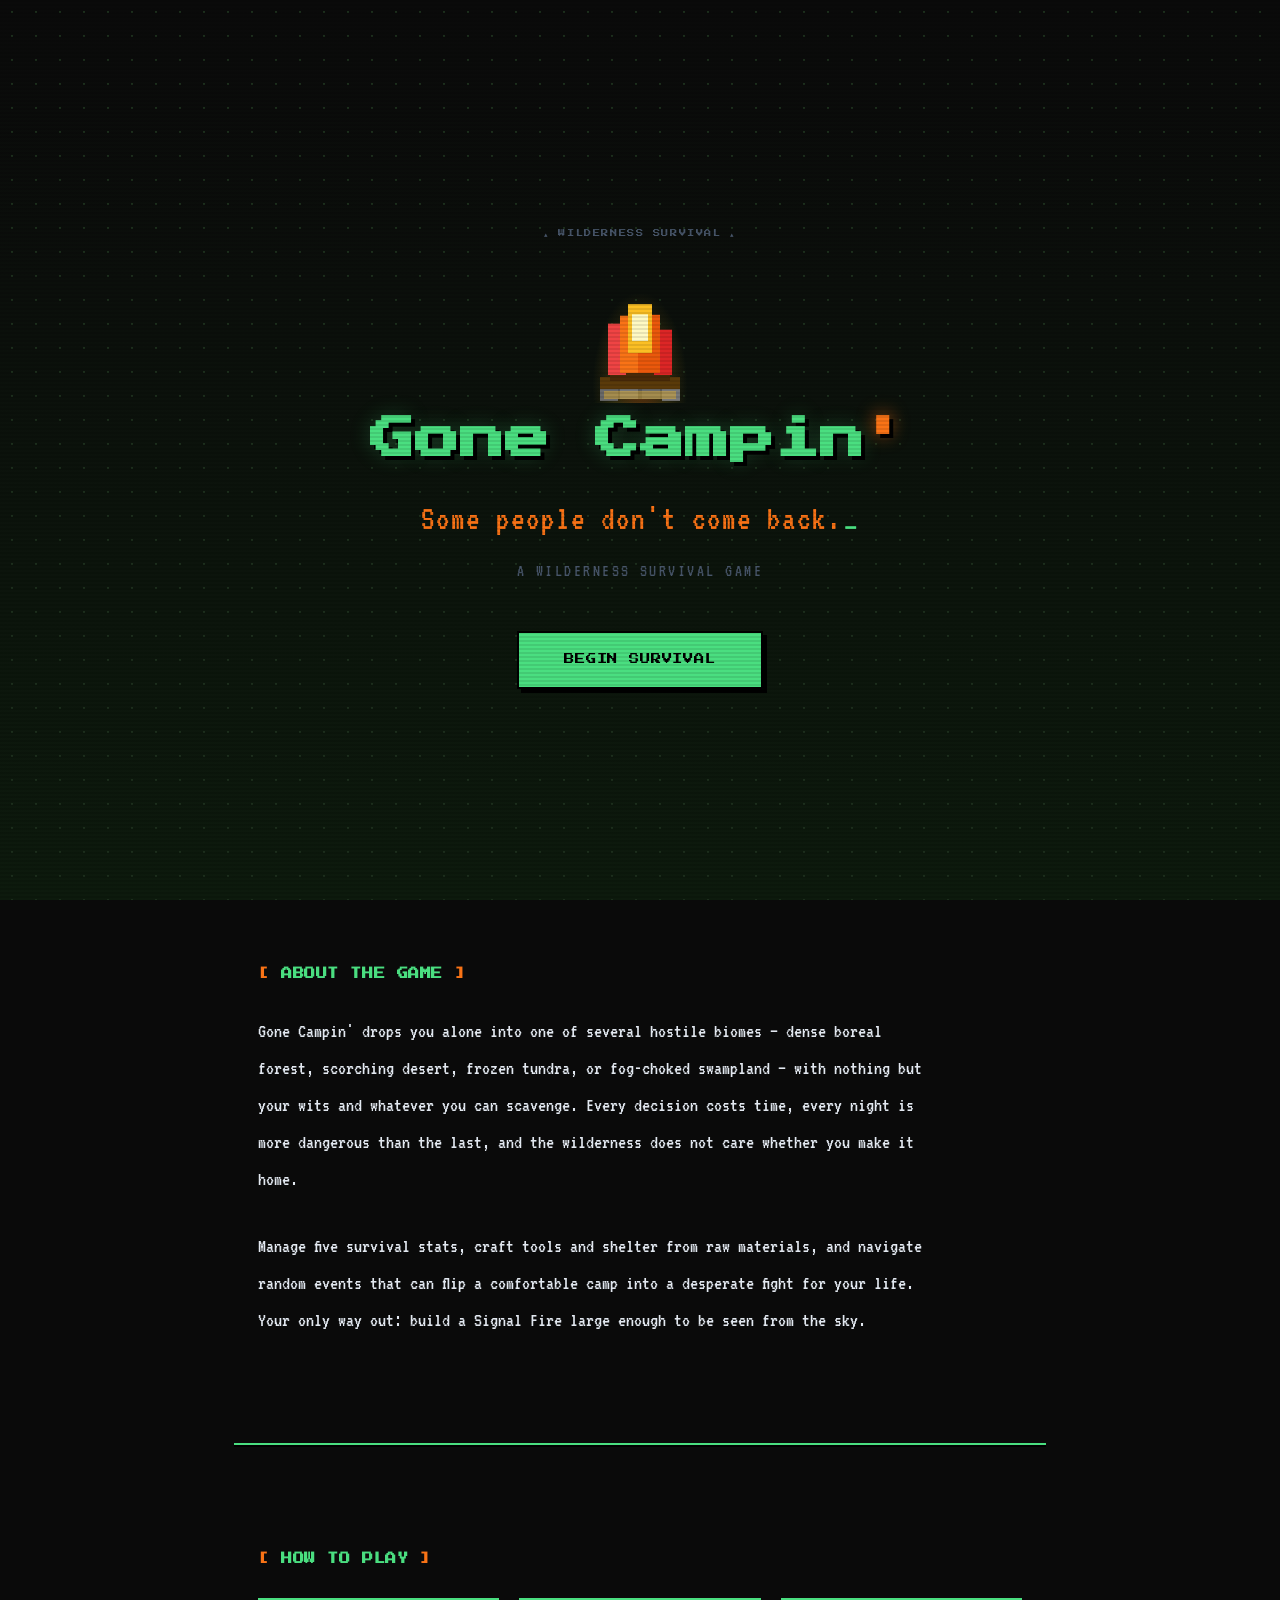
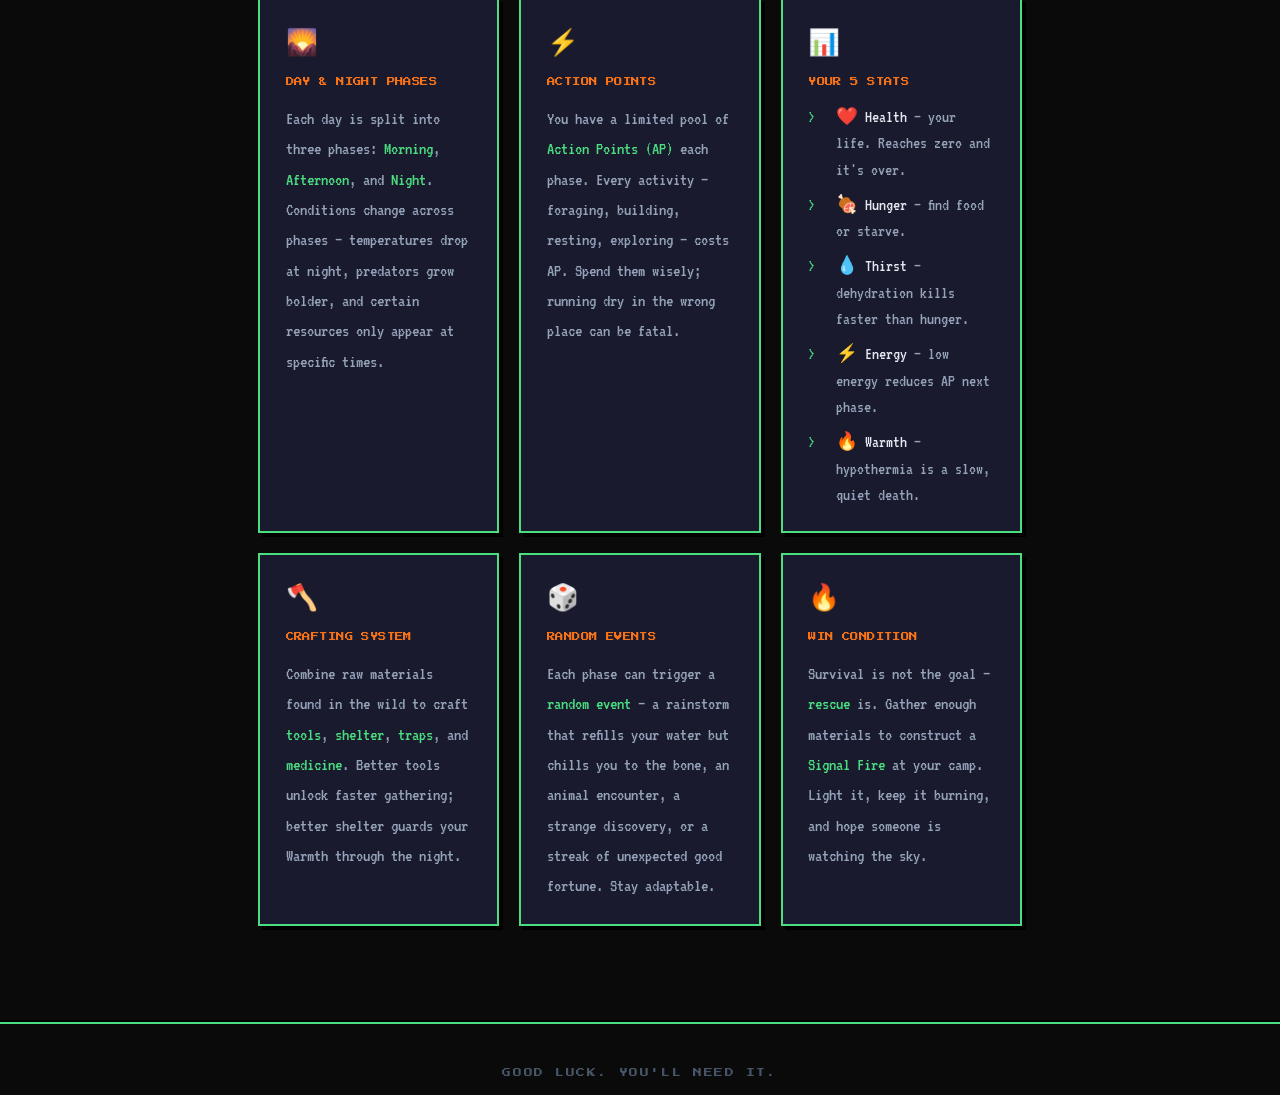
<file: index.html>
<!DOCTYPE html>
<html lang="en">
<head>
  <meta charset="UTF-8" />
  <meta name="viewport" content="width=device-width, initial-scale=1.0" />
  <meta name="description" content="Gone Campin' — a browser-based wilderness survival game. Gather resources, manage your stats, and build a Signal Fire before the wilderness takes you." />
  <title>Gone Campin' — A Wilderness Survival Game</title>
  <link rel="stylesheet" href="styles.css" />
</head>
<body>

  <!-- ── Hero ─────────────────────────────────────────────── -->
  <header class="hero">
    <p class="hero__eyebrow">&#9652; Wilderness Survival &#9652;</p>
    <div class="hero-campfire" aria-hidden="true">
      <svg width="96" height="112" viewBox="0 0 96 112"
           xmlns="http://www.w3.org/2000/svg"
           style="image-rendering:pixelated;overflow:visible;">
        <!-- Stone ring base -->
        <rect x="8"  y="96" width="80" height="12" fill="#5a5a5a"/>
        <rect x="8"  y="96" width="18" height="14" fill="#6a6a6a"/>
        <rect x="28" y="96" width="18" height="12" fill="#787878"/>
        <rect x="50" y="96" width="18" height="12" fill="#6a6a6a"/>
        <rect x="70" y="96" width="18" height="14" fill="#787878"/>
        <!-- Logs -->
        <rect x="8"  y="86" width="80" height="12" fill="#5a3a0a"/>
        <rect x="18" y="80" width="60" height="10" fill="#4a2a08"/>
        <!-- Outer flame (red) -->
        <rect x="16" y="32" width="18" height="52" fill="#ef4444">
          <animate attributeName="height" values="52;46;52;48;52" dur="0.4s" repeatCount="indefinite"/>
          <animate attributeName="y"      values="32;38;32;36;32" dur="0.4s" repeatCount="indefinite"/>
        </rect>
        <rect x="62" y="36" width="18" height="48" fill="#dc2626">
          <animate attributeName="height" values="48;42;50;44;48" dur="0.5s" repeatCount="indefinite"/>
          <animate attributeName="y"      values="36;42;34;40;36" dur="0.5s" repeatCount="indefinite"/>
        </rect>
        <!-- Mid flame (orange) -->
        <rect x="28" y="20" width="22" height="62" fill="#f97316">
          <animate attributeName="height" values="62;54;64;58;62" dur="0.45s" repeatCount="indefinite"/>
          <animate attributeName="y"      values="20;28;18;24;20" dur="0.45s" repeatCount="indefinite"/>
        </rect>
        <rect x="46" y="24" width="22" height="58" fill="#ea580c">
          <animate attributeName="height" values="58;52;60;54;58" dur="0.55s" repeatCount="indefinite"/>
          <animate attributeName="y"      values="24;30;22;28;24" dur="0.55s" repeatCount="indefinite"/>
        </rect>
        <!-- Inner flame (yellow) -->
        <rect x="36" y="12" width="24" height="50" fill="#fbbf24">
          <animate attributeName="height" values="50;44;52;46;50" dur="0.35s" repeatCount="indefinite"/>
          <animate attributeName="y"      values="12;18;10;16;12" dur="0.35s" repeatCount="indefinite"/>
        </rect>
        <!-- Core flame (near white) -->
        <rect x="40" y="20" width="16" height="30" fill="#fef9c3">
          <animate attributeName="height" values="30;24;32;26;30" dur="0.3s" repeatCount="indefinite"/>
          <animate attributeName="y"      values="20;26;18;24;20" dur="0.3s" repeatCount="indefinite"/>
        </rect>
        <!-- Ground glow -->
        <rect x="12" y="100" width="72" height="8" fill="rgba(251,191,36,0.4)"/>
      </svg>
      <div class="hero-campfire__glow"></div>
    </div>
    <h1 class="hero__title">Gone Campin<span class="flame">'</span></h1>
    <p class="hero__tagline">Some people don't come back.<span class="blink-cursor">_</span></p>
    <p class="hero__subtitle">A Wilderness Survival Game</p>
    <a href="setup.html" class="btn-primary hero__cta">Begin Survival</a>
  </header>

  <!-- ── About ─────────────────────────────────────────────── -->
  <main>
    <div class="container">
      <section class="content-section" aria-labelledby="about-heading">
        <h2 class="section-heading" id="about-heading">About the Game</h2>
        <p class="about-text">
          Gone Campin' drops you alone into one of several hostile biomes — dense boreal forest,
          scorching desert, frozen tundra, or fog-choked swampland — with nothing but your wits
          and whatever you can scavenge. Every decision costs time, every night is more dangerous
          than the last, and the wilderness does not care whether you make it home.
        </p>
        <br />
        <p class="about-text">
          Manage five survival stats, craft tools and shelter from raw materials, and navigate
          random events that can flip a comfortable camp into a desperate fight for your life.
          Your only way out: build a Signal Fire large enough to be seen from the sky.
        </p>
      </section>

      <hr class="divider" />

      <!-- ── How to Play ─────────────────────────────────────── -->
      <section class="content-section" aria-labelledby="htp-heading">
        <h2 class="section-heading" id="htp-heading">How to Play</h2>
        <div class="htp-grid">

          <div class="htp-card">
            <span class="htp-card__icon">🌄</span>
            <p class="htp-card__title">Day &amp; Night Phases</p>
            <p class="htp-card__body">
              Each day is split into three phases:
              <strong>Morning</strong>, <strong>Afternoon</strong>, and <strong>Night</strong>.
              Conditions change across phases — temperatures drop at night, predators grow bolder,
              and certain resources only appear at specific times.
            </p>
          </div>

          <div class="htp-card">
            <span class="htp-card__icon">⚡</span>
            <p class="htp-card__title">Action Points</p>
            <p class="htp-card__body">
              You have a limited pool of <strong>Action Points (AP)</strong> each phase. Every
              activity — foraging, building, resting, exploring — costs AP. Spend them wisely;
              running dry in the wrong place can be fatal.
            </p>
          </div>

          <div class="htp-card">
            <span class="htp-card__icon">📊</span>
            <p class="htp-card__title">Your 5 Stats</p>
            <ul class="stat-list">
              <li><strong>❤️ Health</strong> — your life. Reaches zero and it's over.</li>
              <li><strong>🍖 Hunger</strong> — find food or starve.</li>
              <li><strong>💧 Thirst</strong> — dehydration kills faster than hunger.</li>
              <li><strong>⚡ Energy</strong> — low energy reduces AP next phase.</li>
              <li><strong>🔥 Warmth</strong> — hypothermia is a slow, quiet death.</li>
            </ul>
          </div>

          <div class="htp-card">
            <span class="htp-card__icon">🪓</span>
            <p class="htp-card__title">Crafting System</p>
            <p class="htp-card__body">
              Combine raw materials found in the wild to craft <strong>tools</strong>,
              <strong>shelter</strong>, <strong>traps</strong>, and <strong>medicine</strong>.
              Better tools unlock faster gathering; better shelter guards your Warmth through
              the night.
            </p>
          </div>

          <div class="htp-card">
            <span class="htp-card__icon">🎲</span>
            <p class="htp-card__title">Random Events</p>
            <p class="htp-card__body">
              Each phase can trigger a <strong>random event</strong> — a rainstorm that
              refills your water but chills you to the bone, an animal encounter, a strange
              discovery, or a streak of unexpected good fortune. Stay adaptable.
            </p>
          </div>

          <div class="htp-card">
            <span class="htp-card__icon">🔥</span>
            <p class="htp-card__title">Win Condition</p>
            <p class="htp-card__body">
              Survival is not the goal — <strong>rescue</strong> is. Gather enough materials
              to construct a <strong>Signal Fire</strong> at your camp. Light it, keep it
              burning, and hope someone is watching the sky.
            </p>
          </div>

        </div>
      </section>
    </div>
  </main>

  <!-- ── Footer ─────────────────────────────────────────────── -->
  <footer class="site-footer">
    <p class="site-footer__text">Good luck. You'll need it.</p>
  </footer>

  <script src="script.js"></script>
</body>
</html>
</file>
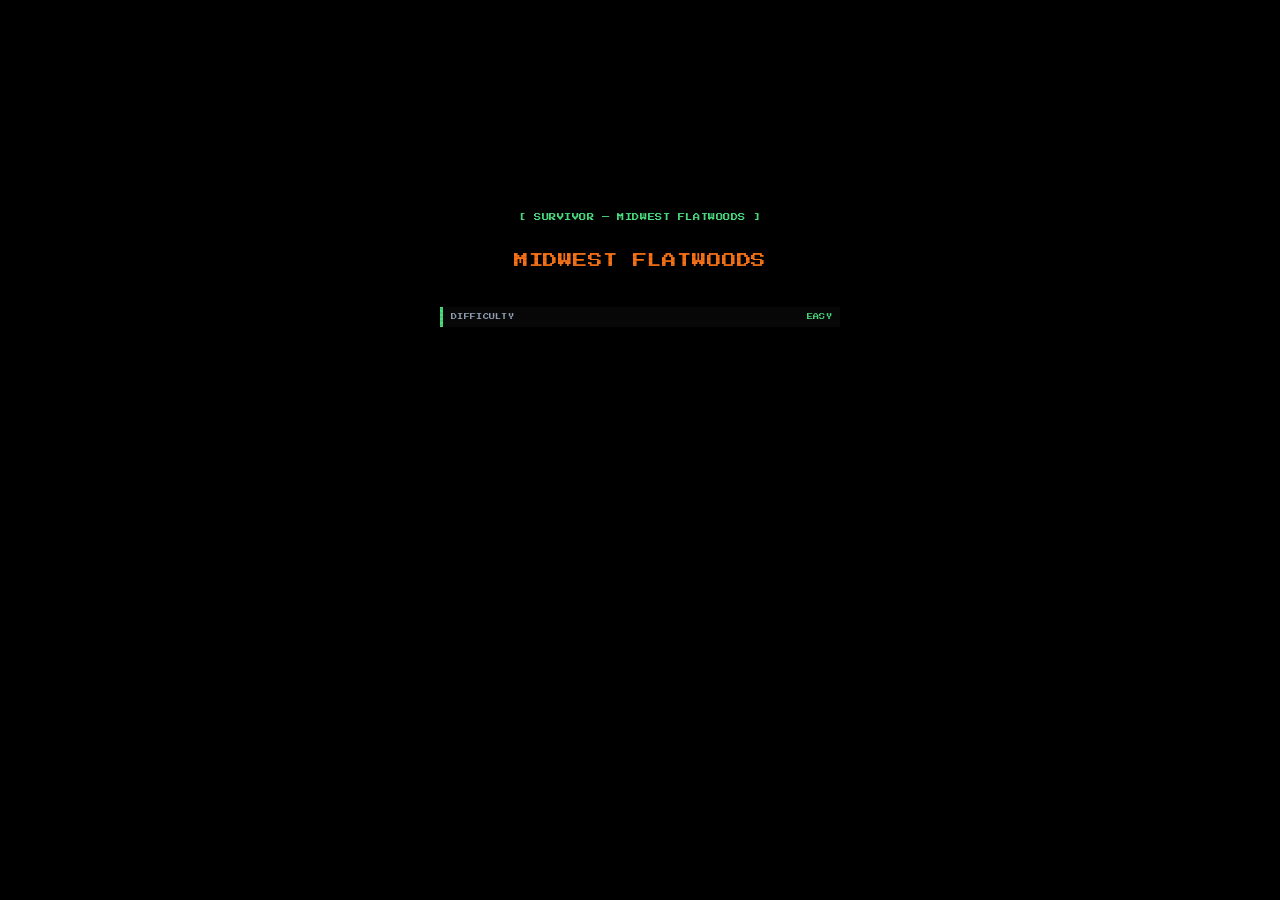
<file: game.html>
<!DOCTYPE html>
<html lang="en">
<head>
  <meta charset="UTF-8" />
  <meta name="viewport" content="width=device-width, initial-scale=1.0" />
  <meta name="description" content="Gone Campin' — survive the wilderness, build a Signal Fire, get rescued." />
  <title>Gone Campin' — Survive</title>
  <link rel="stylesheet" href="styles.css" />
  <style>
    /* =========================================================
       GAME LAYOUT — page fills the viewport, no body scroll
       ========================================================= */
    html, body { height: 100%; overflow: hidden; }

    .game-shell {
      display: grid;
      grid-template-rows: auto auto 1fr auto;
      height: 100vh;
      overflow: hidden;
    }

    /* ── 1. GAME BANNER (unified scene + UI) ────────────────── */
    #game-banner {
      position: relative;
      height: 280px;
      overflow: hidden;
      border-bottom: 3px solid #000;
      box-shadow: 0 3px 0 rgba(0,0,0,0.6);
      flex-shrink: 0;
      transition: background 1.5s ease;
    }

    #game-banner.phase-morning   { background: linear-gradient(180deg, #c2732a 0%, #f5a73b 40%, #fed7aa 100%); }
    #game-banner.phase-afternoon { background: linear-gradient(180deg, #1a4ed8 0%, #3b82f6 55%, #bfdbfe 100%); }
    #game-banner.phase-dusk      { background: linear-gradient(180deg, #7c2212 0%, #d04a0a 50%, #fbbf24 100%); }
    #game-banner.phase-night     { background: linear-gradient(180deg, #020617 0%, #0f172a 65%, #1e3a5f 100%); }

    /* Text UI overlay — floats above the art */
    .banner-ui {
      position: absolute;
      top: 0; left: 0; right: 0;
      display: grid;
      grid-template-columns: 1fr auto 1fr;
      align-items: flex-start;
      gap: 1rem;
      padding: 0.85rem 1.25rem;
      z-index: 20;
      background: linear-gradient(to bottom, rgba(0,0,0,0.58) 0%, rgba(0,0,0,0.2) 55%, transparent 100%);
      pointer-events: none;
    }

    .banner-ui > * { pointer-events: auto; }

    .banner-left {
      display: flex;
      flex-direction: column;
      gap: 0.15rem;
    }

    .banner-game-title {
      font-family: var(--font-pixel);
      font-size: 0.45rem;
      color: rgba(255,255,255,0.9);
      text-shadow: 2px 2px 0 #000;
      line-height: 2;
      letter-spacing: 0.06em;
    }

    .banner-game-title .flame { color: #fbbf24; }

    .banner-center { text-align: center; }

    #day-counter {
      font-family: var(--font-pixel);
      font-size: clamp(0.65rem, 1.8vw, 1rem);
      color: #fff;
      text-shadow: 3px 3px 0 #000;
      line-height: 1.6;
      letter-spacing: 0.06em;
    }

    #phase-label {
      font-family: var(--font-terminal);
      font-size: clamp(1.3rem, 3vw, 1.9rem);
      color: rgba(255,255,255,0.95);
      letter-spacing: 0.14em;
      text-shadow: 2px 2px 0 rgba(0,0,0,0.7);
      line-height: 1.2;
      margin-bottom: 0.4rem;
    }

    /* Phase arc — 7 dots */
    .phase-arc {
      display: flex;
      align-items: center;
      justify-content: center;
      gap: 0.35rem;
    }

    .arc-dot {
      font-size: 0.75rem;
      line-height: 1;
      color: rgba(255,255,255,0.35);
      transition: color 0.4s, text-shadow 0.4s;
      user-select: none;
    }

    .arc-dot.active {
      color: #fff;
      text-shadow: 0 0 6px rgba(255,255,255,0.7);
    }

    .arc-dot--night           { color: rgba(148, 163, 220, 0.3); }
    .arc-dot--night.active    { color: #c7d2fe; text-shadow: 0 0 8px rgba(199, 210, 254, 0.6); }

    .arc-separator {
      color: rgba(255,255,255,0.25);
      font-size: 0.75rem;
      line-height: 1;
      font-family: var(--font-terminal);
      user-select: none;
    }

    .banner-right {
      display: flex;
      flex-direction: column;
      align-items: flex-end;
      gap: 0.1rem;
    }

    #survivor-display {
      font-family: var(--font-pixel);
      font-size: 0.42rem;
      color: #fff;
      text-shadow: 2px 2px 0 #000;
      line-height: 2;
      letter-spacing: 0.06em;
    }

    #biome-display {
      font-family: var(--font-terminal);
      font-size: 1rem;
      color: rgba(255,255,255,0.7);
      letter-spacing: 0.1em;
      text-shadow: 1px 1px 0 rgba(0,0,0,0.6);
    }

    /* ── 2. STAT BARS ROW ───────────────────────────────────── */
    .stats-row {
      background: #0e0e0e;
      border-bottom: 2px solid var(--border-green);
      box-shadow: 0 2px 0 #000;
      padding: 0.65rem 1.25rem 0.5rem;
      display: flex;
      flex-direction: column;
      gap: 0.3rem;
      flex-shrink: 0;
    }

    .stats-bars {
      display: grid;
      grid-template-columns: repeat(5, 1fr);
      gap: 0.6rem 1.1rem;
    }

    .stat-item {
      display: flex;
      flex-direction: column;
      gap: 0.22rem;
    }

    .stat-item__header {
      display: flex;
      align-items: center;
      gap: 0.35rem;
    }

    .stat-item__icon {
      font-size: 0.85rem;
      line-height: 1;
      flex-shrink: 0;
    }

    .stat-item__label {
      font-family: var(--font-pixel);
      font-size: 0.38rem;
      color: var(--text-muted);
      letter-spacing: 0.05em;
      line-height: 2;
      flex: 1;
    }

    .stat-item__value {
      font-family: var(--font-terminal);
      font-size: 1rem;
      color: var(--text-muted);
      white-space: nowrap;
      line-height: 1;
    }

    /* Critical state: flashing bar + red value */
    .stat-critical .stat-bar__fill {
      animation: stat-flash 0.5s steps(1) infinite;
    }

    .stat-critical .stat-item__value {
      color: var(--pixel-red);
      animation: stat-flash 0.5s steps(1) infinite;
    }

    @keyframes stat-flash {
      0%, 100% { opacity: 1; }
      50%       { opacity: 0.2; }
    }

    /* AP Counter */
    .ap-row {
      display: flex;
      justify-content: flex-end;
      align-items: center;
      gap: 0.75rem;
    }

    #ap-counter {
      font-family: var(--font-pixel);
      font-size: 0.5rem;
      color: var(--pixel-green);
      letter-spacing: 0.08em;
      line-height: 2;
      text-shadow: 2px 2px 0 #000;
    }

    /* ── 3. MAIN GAME AREA ──────────────────────────────────── */
    .game-main {
      display: grid;
      grid-template-columns: 1fr 1fr;
      min-height: 0; /* allow shrink inside grid */
      border-bottom: 2px solid var(--border-green);
      overflow: hidden;
    }

    .actions-panel,
    .inventory-panel {
      padding: 1rem 1.25rem;
      overflow-y: auto;
    }

    .actions-panel {
      border-right: 2px solid var(--border-green);
    }

    /* Custom scrollbar */
    .actions-panel::-webkit-scrollbar,
    .inventory-panel::-webkit-scrollbar {
      width: 4px;
    }

    .actions-panel::-webkit-scrollbar-track,
    .inventory-panel::-webkit-scrollbar-track {
      background: #0a0a0a;
    }

    .actions-panel::-webkit-scrollbar-thumb,
    .inventory-panel::-webkit-scrollbar-thumb {
      background: var(--pixel-green);
      border-radius: 0;
    }

    /* Panel headers */
    .panel-header {
      font-family: var(--font-pixel);
      font-size: 0.58rem;
      color: var(--pixel-green);
      line-height: 1.8;
      letter-spacing: 0.05em;
      margin-bottom: 1rem;
    }

    .panel-header::before { content: '[ '; color: var(--pixel-orange); }
    .panel-header::after  { content: ' ]'; color: var(--pixel-orange); }

    /* ── Action Buttons ─────────────────────────────────────── */
    .actions-grid {
      display: grid;
      grid-template-columns: 1fr 1fr;
      gap: 0.55rem;
    }

    .action-btn {
      background: var(--bg-card);
      border: 2px solid var(--border-green);
      border-radius: 0;
      color: var(--text-primary);
      cursor: pointer;
      font-family: var(--font-terminal);
      font-size: 1rem;
      padding: 0.55rem 0.65rem;
      box-shadow: 3px 3px 0 #000;
      transition: border-color 0.08s, box-shadow 0.08s, transform 0.07s;
      display: flex;
      align-items: center;
      gap: 0.4rem;
      text-align: left;
      width: 100%;
      position: relative;
    }

    .action-btn:hover:not(:disabled) {
      border-color: var(--pixel-orange);
      box-shadow: 3px 3px 0 var(--pixel-orange);
    }

    .action-btn:active:not(:disabled) {
      transform: translate(2px, 2px);
      box-shadow: 1px 1px 0 #000;
    }

    .action-btn:disabled {
      background: #111;
      color: #2d2d2d;
      border-color: #1e1e1e;
      box-shadow: 2px 2px 0 #000;
      cursor: not-allowed;
    }

    .action-btn__icon {
      font-size: 1.1rem;
      line-height: 1;
      flex-shrink: 0;
    }

    .action-btn__label {
      flex: 1;
      font-family: var(--font-terminal);
      font-size: 1rem;
      line-height: 1.3;
    }

    .action-btn__ap {
      font-family: var(--font-pixel);
      font-size: 0.35rem;
      background: rgba(0,0,0,0.5);
      color: var(--pixel-green);
      border: 1px solid rgba(74, 222, 128, 0.4);
      padding: 0.15rem 0.3rem;
      line-height: 1.8;
      white-space: nowrap;
      letter-spacing: 0.04em;
      flex-shrink: 0;
    }

    .action-btn:disabled .action-btn__ap {
      color: #2a2a2a;
      border-color: #1a1a1a;
    }

    /* Tooltip on disabled buttons */
    .action-btn[data-tooltip]:hover::after {
      content: attr(data-tooltip);
      position: absolute;
      bottom: calc(100% + 5px);
      left: 50%;
      transform: translateX(-50%);
      background: #0a0a0a;
      color: var(--pixel-orange);
      font-family: var(--font-terminal);
      font-size: 0.95rem;
      padding: 0.3rem 0.65rem;
      border: 1px solid var(--pixel-orange);
      white-space: nowrap;
      z-index: 100;
      pointer-events: none;
      line-height: 1.5;
    }

    /* Night-only badge */
    .action-btn__note {
      font-family: var(--font-terminal);
      font-size: 0.78rem;
      color: var(--text-dim);
      white-space: nowrap;
      line-height: 1;
    }

    /* ── Inventory Tabs ─────────────────────────────────────── */
    .inv-tabs {
      display: flex;
      border-bottom: 2px solid var(--border-green);
      margin-bottom: 0.85rem;
      gap: 0;
    }

    .inv-tab {
      font-family: var(--font-pixel);
      font-size: 0.38rem;
      padding: 0.45rem 0.75rem;
      color: var(--text-dim);
      cursor: pointer;
      background: transparent;
      border: 2px solid transparent;
      border-bottom: none;
      border-radius: 0;
      letter-spacing: 0.05em;
      line-height: 2;
      transition: color 0.1s, border-color 0.1s, background 0.1s;
      margin-bottom: -2px;
    }

    .inv-tab:hover:not(.active) {
      color: var(--pixel-orange);
    }

    .inv-tab.active {
      color: var(--pixel-green);
      border-color: var(--border-green);
      border-bottom-color: var(--bg-deep);
      background: var(--bg-deep);
    }

    .inv-pane {
      display: none;
    }

    .inv-pane.active {
      display: block;
    }

    /* Inventory items */
    .inv-item {
      display: flex;
      align-items: center;
      gap: 0.55rem;
      padding: 0.3rem 0.2rem;
      border-bottom: 1px solid rgba(74, 222, 128, 0.08);
    }

    .inv-item:last-child {
      border-bottom: none;
    }

    .inv-item__icon {
      font-size: 1rem;
      width: 1.4rem;
      text-align: center;
      flex-shrink: 0;
      line-height: 1;
    }

    .inv-item__name {
      font-family: var(--font-terminal);
      font-size: 1.1rem;
      flex: 1;
      color: var(--text-dim);
      line-height: 1.4;
    }

    .inv-item__count {
      font-family: var(--font-pixel);
      font-size: 0.38rem;
      color: var(--text-dim);
      line-height: 2;
      min-width: 2.5rem;
      text-align: right;
    }

    .inv-item--stocked .inv-item__name  { color: var(--pixel-green); }
    .inv-item--stocked .inv-item__count { color: var(--pixel-green); }

    /* ── 4. EVENT LOG ───────────────────────────────────────── */
    .event-log-section {
      background: #090909;
      border-top: 2px solid var(--border-green);
      padding: 0.6rem 1.25rem 0.7rem;
      flex-shrink: 0;
    }

    .event-log-header {
      font-family: var(--font-pixel);
      font-size: 0.52rem;
      color: var(--pixel-green);
      line-height: 1.8;
      letter-spacing: 0.05em;
      margin-bottom: 0.45rem;
    }

    .event-log-header::before { content: '[ '; color: var(--pixel-orange); }
    .event-log-header::after  { content: ' ]'; color: var(--pixel-orange); }

    #event-log {
      height: 110px;
      overflow-y: auto;
      padding: 0.4rem 0.6rem;
      background: #050505;
      border: 2px solid rgba(74, 222, 128, 0.18);
      box-shadow: inset 2px 2px 0 #000;
    }

    #event-log::-webkit-scrollbar { width: 4px; }
    #event-log::-webkit-scrollbar-track { background: #0a0a0a; }
    #event-log::-webkit-scrollbar-thumb { background: var(--pixel-green); border-radius: 0; }

    .log-entry {
      font-family: var(--font-terminal);
      font-size: 1.1rem;
      line-height: 1.45;
      display: block;
    }

    .log-info    { color: #4ade80; }
    .log-warning { color: #f97316; }
    .log-danger  { color: #ef4444; }
    .log-event   { color: #facc15; }
    .log-success { color: #86efac; }

    /* ── CRAFT MODAL ────────────────────────────────────────── */
    #craft-modal {
      display: none;
      position: fixed;
      inset: 0;
      background: rgba(0, 0, 0, 0.88);
      z-index: 1000;
      align-items: center;
      justify-content: center;
      padding: 1.5rem;
    }

    .modal-box {
      background: var(--bg-card);
      border: 2px solid var(--border-green);
      border-radius: 0;
      box-shadow: 6px 6px 0 #000;
      width: 100%;
      max-width: 660px;
      max-height: 82vh;
      overflow-y: auto;
      padding: 1.5rem 1.75rem;
      position: relative;
    }

    .modal-box::-webkit-scrollbar { width: 4px; }
    .modal-box::-webkit-scrollbar-track { background: #0a0a0a; }
    .modal-box::-webkit-scrollbar-thumb { background: var(--pixel-green); border-radius: 0; }

    .modal-header {
      display: flex;
      align-items: center;
      justify-content: space-between;
      margin-bottom: 1.25rem;
      padding-bottom: 0.75rem;
      border-bottom: 2px solid var(--border-green);
    }

    .modal-title {
      font-family: var(--font-pixel);
      font-size: 0.6rem;
      color: var(--pixel-green);
      line-height: 1.8;
      letter-spacing: 0.05em;
    }

    .modal-title::before { content: '[ '; color: var(--pixel-orange); }
    .modal-title::after  { content: ' ]'; color: var(--pixel-orange); }

    .modal-close {
      font-family: var(--font-pixel);
      font-size: 0.4rem;
      color: var(--pixel-red);
      background: transparent;
      border: 1px solid var(--pixel-red);
      border-radius: 0;
      padding: 0.3rem 0.6rem;
      cursor: pointer;
      letter-spacing: 0.05em;
      line-height: 1.8;
      transition: background 0.1s, color 0.1s;
    }

    .modal-close:hover {
      background: var(--pixel-red);
      color: #fff;
    }

    .modal-close:active {
      transform: translate(1px, 1px);
    }

    /* Recipe grid */
    .recipe-grid {
      display: grid;
      grid-template-columns: repeat(2, 1fr);
      gap: 0.85rem;
    }

    .recipe-card {
      background: var(--bg-deep);
      border: 2px solid rgba(74, 222, 128, 0.25);
      border-radius: 0;
      padding: 0.9rem 1rem;
      box-shadow: 3px 3px 0 #000;
      display: flex;
      flex-direction: column;
      gap: 0.55rem;
    }

    .recipe-card--signal-fire {
      border-color: var(--pixel-yellow);
      box-shadow: 3px 3px 0 var(--pixel-yellow);
    }

    .recipe-card--unavailable {
      opacity: 0.4;
    }

    .recipe-card__result {
      font-family: var(--font-pixel);
      font-size: 0.45rem;
      color: var(--pixel-green);
      line-height: 1.9;
      letter-spacing: 0.04em;
    }

    .recipe-card--signal-fire .recipe-card__result {
      color: var(--pixel-yellow);
    }

    .recipe-card__ingredients {
      font-family: var(--font-terminal);
      font-size: 1.05rem;
      color: var(--text-muted);
      line-height: 1.55;
    }

    .recipe-card__arrow {
      color: var(--pixel-orange);
    }

    .recipe-card__output {
      color: var(--pixel-green);
    }

    .recipe-craft-btn {
      font-family: var(--font-pixel);
      font-size: 0.38rem;
      background: var(--pixel-green);
      color: #000;
      border: 1px solid #000;
      border-radius: 0;
      padding: 0.4rem 0.75rem;
      cursor: pointer;
      box-shadow: 2px 2px 0 #000;
      letter-spacing: 0.05em;
      line-height: 1.8;
      transition: background 0.08s, transform 0.07s;
      align-self: flex-start;
    }

    .recipe-craft-btn:hover:not(:disabled) { background: var(--pixel-orange); }

    .recipe-craft-btn:active:not(:disabled) {
      transform: translate(1px, 1px);
      box-shadow: 1px 1px 0 #000;
    }

    .recipe-craft-btn:disabled {
      background: #1a1a1a;
      color: #333;
      border-color: #222;
      cursor: not-allowed;
      box-shadow: none;
    }

    /* Recipe category sections */
    .recipe-categories {
      display: flex;
      flex-direction: column;
      gap: 1.5rem;
    }

    .recipe-category__header {
      font-family: var(--font-pixel);
      font-size: 0.38rem;
      color: var(--pixel-orange);
      letter-spacing: 0.08em;
      padding: 0.25rem 0;
      border-bottom: 1px solid rgba(74,222,128,0.2);
      margin-bottom: 0.5rem;
    }

    .recipe-category .recipe-grid {
      margin: 0;
    }

    .recipe-card__desc {
      font-family: var(--font-terminal);
      font-size: 0.95rem;
      color: #475569;
      line-height: 1.4;
      font-style: italic;
    }

    /* ── DEATH SCREEN ───────────────────────────────────────── */
    #death-screen {
      display: none;
      position: fixed;
      inset: 0;
      background: #0a0a0a;
      z-index: 2000;
      flex-direction: column;
      align-items: center;
      justify-content: center;
      text-align: center;
      padding: 2rem;
      gap: 0.6rem;
    }

    .tombstone-art {
      font-family: var(--font-terminal);
      font-size: 1.35rem;
      color: var(--text-dim);
      line-height: 1.2;
      margin-bottom: 1rem;
      letter-spacing: 0.05em;
      text-shadow: 0 0 12px rgba(71, 85, 105, 0.4);
    }

    .death-title {
      font-family: var(--font-pixel);
      font-size: clamp(0.65rem, 2.5vw, 1rem);
      color: var(--pixel-red);
      text-shadow: 4px 4px 0 #000;
      line-height: 1.6;
      margin-bottom: 0.8rem;
      letter-spacing: 0.06em;
    }

    .death-stat {
      font-family: var(--font-terminal);
      font-size: 1.35rem;
      color: var(--text-muted);
      line-height: 1.55;
      letter-spacing: 0.06em;
    }

    .death-stat span {
      color: var(--text-primary);
    }

    .death-quip {
      font-family: var(--font-terminal);
      font-size: 1.25rem;
      color: var(--text-dim);
      font-style: italic;
      margin: 0.8rem 0 1.4rem;
      max-width: 420px;
    }

    /* ── WIN SCREEN ─────────────────────────────────────────── */
    #win-screen {
      display: none;
      position: fixed;
      inset: 0;
      background: #0a0a0a;
      z-index: 2000;
      flex-direction: column;
      align-items: center;
      justify-content: center;
      text-align: center;
      padding: 2rem;
      gap: 0.6rem;
    }

    .win-helicopter {
      font-size: 3.5rem;
      line-height: 1;
      margin-bottom: 0.5rem;
      animation: heli-hover 2s ease-in-out infinite;
    }

    @keyframes heli-hover {
      0%, 100% { transform: translateY(0); }
      50%       { transform: translateY(-8px); }
    }

    .win-title {
      font-family: var(--font-pixel);
      font-size: clamp(0.75rem, 3vw, 1.2rem);
      color: var(--pixel-green);
      text-shadow: 4px 4px 0 #000, 0 0 24px rgba(74, 222, 128, 0.35);
      line-height: 1.6;
      letter-spacing: 0.06em;
      margin-bottom: 0.8rem;
    }

    .win-stat {
      font-family: var(--font-terminal);
      font-size: 1.35rem;
      color: var(--text-muted);
      line-height: 1.55;
      letter-spacing: 0.06em;
    }

    .win-stat span {
      color: var(--pixel-green);
    }

    .achievement-grid {
      display: flex;
      flex-wrap: wrap;
      gap: 0.45rem;
      justify-content: center;
      margin: 1.2rem 0;
      max-width: 480px;
    }

    .achievement-slot {
      width: 54px;
      height: 54px;
      background: #111;
      border: 2px solid #1e1e1e;
      box-shadow: 2px 2px 0 #000;
    }

    /* Shared overlay button row */
    .overlay-buttons {
      display: flex;
      gap: 1rem;
      justify-content: center;
      flex-wrap: wrap;
      margin-top: 1.4rem;
    }

    .overlay-buttons .btn-primary,
    .overlay-buttons .btn-danger {
      font-size: 0.52rem;
      padding: 0.9rem 1.8rem;
    }

    /* ── ACHIEVEMENT TOAST ──────────────────────────────────── */
    #achievement-toast {
      display: none;
      position: fixed;
      bottom: 1.5rem;
      right: 1.5rem;
      background: var(--bg-card);
      border: 2px solid var(--pixel-yellow);
      border-radius: 0;
      box-shadow: 4px 4px 0 #000;
      padding: 0.9rem 1.1rem;
      z-index: 3000;
      min-width: 260px;
      max-width: 340px;
      align-items: flex-start;
      gap: 0.75rem;
    }

    #achievement-toast.toast-show {
      display: flex;
      animation: toast-slide-up 0.25s steps(5) forwards,
                 toast-fade-out 0.4s 3.6s forwards;
    }

    @keyframes toast-slide-up {
      from { transform: translateY(16px); opacity: 0; }
      to   { transform: translateY(0);    opacity: 1; }
    }

    @keyframes toast-fade-out {
      from { opacity: 1; }
      to   { opacity: 0; pointer-events: none; }
    }

    .toast-medal {
      font-size: 1.5rem;
      line-height: 1;
      flex-shrink: 0;
      margin-top: 0.1rem;
    }

    .toast-content { flex: 1; }

    .toast-title {
      font-family: var(--font-pixel);
      font-size: 0.4rem;
      color: var(--pixel-yellow);
      line-height: 2;
      letter-spacing: 0.05em;
      margin-bottom: 0.15rem;
    }

    .toast-desc {
      font-family: var(--font-terminal);
      font-size: 1rem;
      color: var(--text-muted);
      line-height: 1.45;
    }

    /* ── RESPONSIVE ─────────────────────────────────────────── */
    @media (max-width: 700px) {
      html, body { overflow: auto; }

      .game-shell {
        height: auto;
        overflow: visible;
      }

      #game-banner { height: 200px; }
      .biome-layer { height: 150px; }

      .banner-ui {
        grid-template-columns: 1fr;
        grid-template-rows: auto auto auto;
        text-align: center;
      }

      .banner-left  { align-items: center; }
      .banner-right { align-items: center; }

      .stats-bars {
        grid-template-columns: repeat(2, 1fr);
        gap: 0.5rem 1rem;
      }

      /* 5th stat spans both columns */
      .stat-item:nth-child(5) {
        grid-column: 1 / -1;
      }

      .game-main {
        grid-template-columns: 1fr;
        overflow: visible;
      }

      .actions-panel {
        border-right: none;
        border-bottom: 2px solid var(--border-green);
        overflow: visible;
      }

      .inventory-panel { overflow: visible; }

      #event-log { height: 130px; }

      .recipe-grid { grid-template-columns: 1fr; }
    }

    @media (min-width: 701px) and (max-width: 960px) {
      .actions-grid {
        grid-template-columns: 1fr;
      }

      .stats-bars {
        gap: 0.5rem 0.75rem;
      }
    }

    @media (max-width: 480px) {
      #game-banner { height: 160px; }
      .biome-layer { height: 120px; }
    }

    /* ── 2. SCENE ELEMENTS ──────────────────────────────────── */
    #sun-moon {
      position: absolute;
      top: 10px;
      font-size: 32px;
      line-height: 1;
      width: 38px;
      text-align: center;
      transform: translateX(-50%);
      transition: left 1.5s ease;
      user-select: none;
      z-index: 12;
      image-rendering: pixelated;
    }

    .biome-layer {
      position: absolute;
      bottom: 0;
      left: 0;
      width: 100%;
      height: 200px;
      display: none;
    }

    .biome-layer.active { display: block; }

    #campfire-sprite {
      position: absolute;
      bottom: 10px;
      left: 50%;
      transform: translateX(-50%);
      width: 72px;
      height: 84px;
      z-index: 10;
    }

    /* Pulsing ground glow at night when fire is active */
    #campfire-sprite.night-glow::before {
      content: '';
      position: absolute;
      bottom: -8px;
      left: 50%;
      transform: translateX(-50%);
      width: 110px;
      height: 44px;
      background: radial-gradient(ellipse at center, rgba(249,115,22,0.38) 0%, transparent 70%);
      animation: glow-pulse 1.2s ease-in-out infinite;
      pointer-events: none;
      z-index: -1;
    }

    @keyframes glow-pulse {
      0%, 100% { opacity: 0.6; transform: translateX(-50%) scaleX(1); }
      50%       { opacity: 1;   transform: translateX(-50%) scaleX(1.18); }
    }

    #night-overlay {
      position: absolute;
      inset: 0;
      background: rgba(2,6,23,0.52);
      display: none;
      pointer-events: none;
      z-index: 5;
    }

    /* Stars: three sizes, some with twinkle */
    .star {
      position: absolute;
      background: #fff;
      box-shadow: 0 0 2px rgba(255,255,255,0.9);
    }

    .star-sm { width: 1px; height: 1px; }
    .star-md { width: 2px; height: 2px; }
    .star-lg { width: 3px; height: 3px; box-shadow: 0 0 4px rgba(255,255,255,0.9); }

    @keyframes star-twinkle {
      0%, 100% { opacity: 1; }
      50%       { opacity: 0.1; }
    }

    .star-twinkle { animation: star-twinkle var(--twinkle-dur, 2s) steps(2) infinite; }

    #rain-effect,
    #snow-effect {
      position: absolute;
      inset: 0;
      display: none;
      pointer-events: none;
      z-index: 6;
      overflow: hidden;
    }

    #mist-effect {
      position: absolute;
      inset: 0;
      display: none;
      pointer-events: none;
      z-index: 7;
      overflow: hidden;
    }

    .mist-layer {
      position: absolute;
      height: 28px;
      width: 220%;
      background: rgba(180,200,175,0.26);
      filter: blur(7px);
      animation: mist-drift linear infinite;
    }

    @keyframes mist-drift {
      0%   { transform: translateX(-50%); }
      100% { transform: translateX(0%); }
    }

    .raindrop {
      position: absolute;
      width: 2px;
      height: 12px;
      background: rgba(96,165,250,0.55);
      animation: rain-fall linear infinite;
    }

    @keyframes rain-fall {
      0%   { transform: translateY(-20px); }
      100% { transform: translateY(300px); }
    }

    .snowflake {
      position: absolute;
      width: 4px;
      height: 4px;
      background: rgba(255,255,255,0.85);
      animation: snow-drift linear infinite;
    }

    @keyframes snow-drift {
      0%   { transform: translateY(-10px) translateX(0); }
      50%  { transform: translateY(140px) translateX(8px); }
      100% { transform: translateY(290px) translateX(-4px); }
    }

    @keyframes smoke-rise {
      0%   { transform: translateY(0)     translateX(0);   opacity: 0.6; }
      100% { transform: translateY(-40px) translateX(8px); opacity: 0;   }
    }

    /* Fireflies (swamp) */
    .firefly {
      position: absolute;
      width: 3px;
      height: 3px;
      background: #c4e800;
      border-radius: 50%;
      box-shadow: 0 0 4px #c4e800;
      animation: firefly-blink ease-in-out infinite;
    }

    @keyframes firefly-blink {
      0%, 100% { opacity: 0; }
      50%       { opacity: 1; }
    }

    /* Heat shimmer (desert) */
    .heat-shimmer {
      position: absolute;
      bottom: 36px;
      left: 0; right: 0;
      height: 28px;
      background: linear-gradient(to top, rgba(255,140,0,0.13), transparent);
      animation: heat-wave 3s ease-in-out infinite;
      pointer-events: none;
      z-index: 3;
    }

    @keyframes heat-wave {
      0%, 100% { transform: scaleY(1) translateY(0); opacity: 0.7; }
      50%       { transform: scaleY(1.05) translateY(-2px); opacity: 1; }
    }

    #biome-scene-label {
      position: absolute;
      bottom: 6px;
      right: 10px;
      font-family: var(--font-pixel);
      font-size: 0.3rem;
      color: rgba(255,255,255,0.45);
      letter-spacing: 0.08em;
      text-transform: uppercase;
      text-shadow: 1px 1px 0 #000;
      pointer-events: none;
      z-index: 15;
      line-height: 2;
    }

    /* Disabled button dim */
    .action-btn:disabled {
      opacity: 0.35;
    }

    /* Phase transition flash */
    @keyframes flashWhite {
      0%   { filter: brightness(1); }
      50%  { filter: brightness(2.2); }
      100% { filter: brightness(1); }
    }

    .phase-flash {
      animation: flashWhite 0.35s ease;
    }
  </style>
</head>
<body>

<div class="game-shell">

  <!-- ═══════════════════════════════════════════════════════
       1. GAME BANNER (unified scene + status UI)
       ═══════════════════════════════════════════════════════ -->
  <div id="game-banner" class="phase-morning">

    <!-- Celestial body (sun / moon) -->
    <div id="sun-moon">☀️</div>

    <!-- ── BIOME LAYERS ─────────────────────────────────────── -->

    <!-- Midwest Flatwoods -->
    <svg class="biome-layer active" id="biome-flatwoods" viewBox="0 0 800 120" preserveAspectRatio="none">
      <!-- Far horizon treeline band -->
      <rect x="0"   y="60" width="800" height="20" fill="#1a4010"/>
      <rect x="0"   y="52" width="56"  height="28" fill="#2d5a1b"/>
      <rect x="56"  y="58" width="48"  height="22" fill="#1a4010"/>
      <rect x="104" y="48" width="68"  height="32" fill="#3a7022"/>
      <rect x="172" y="54" width="48"  height="26" fill="#2d5a1b"/>
      <rect x="220" y="46" width="76"  height="34" fill="#1a4010"/>
      <rect x="296" y="52" width="56"  height="28" fill="#2d5a1b"/>
      <rect x="352" y="48" width="52"  height="32" fill="#3a7022"/>
      <rect x="404" y="56" width="68"  height="24" fill="#1a4010"/>
      <rect x="472" y="50" width="60"  height="30" fill="#2d5a1b"/>
      <rect x="532" y="54" width="68"  height="26" fill="#3a7022"/>
      <rect x="600" y="46" width="52"  height="34" fill="#1a4010"/>
      <rect x="652" y="50" width="76"  height="30" fill="#2d5a1b"/>
      <rect x="728" y="54" width="72"  height="26" fill="#3a7022"/>
      <!-- Ground layers -->
      <rect x="0"   y="108" width="800" height="12" fill="#1a3a0a"/>
      <rect x="0"   y="100" width="800" height="10" fill="#2d5a1b"/>
      <rect x="0"   y="93"  width="800" height="9"  fill="#3a7022"/>
      <!-- Mid trees — layer 1 (medium, mid-ground) -->
      <rect x="60"  y="72" width="14" height="36" fill="#0d2206"/>
      <rect x="46"  y="48" width="42" height="30" fill="#2d5a1b"/>
      <rect x="50"  y="40" width="34" height="20" fill="#3a7022"/>
      <rect x="54"  y="32" width="26" height="16" fill="#4a8030"/>
      <rect x="188" y="74" width="12" height="34" fill="#0d2206"/>
      <rect x="175" y="50" width="38" height="30" fill="#2d5a1b"/>
      <rect x="179" y="42" width="30" height="20" fill="#3a7022"/>
      <rect x="183" y="34" width="22" height="16" fill="#4a8030"/>
      <rect x="318" y="70" width="14" height="38" fill="#0d2206"/>
      <rect x="304" y="46" width="42" height="30" fill="#1a4010"/>
      <rect x="308" y="38" width="34" height="20" fill="#2d5a1b"/>
      <rect x="312" y="30" width="26" height="16" fill="#3a7022"/>
      <rect x="458" y="72" width="12" height="36" fill="#0d2206"/>
      <rect x="445" y="48" width="38" height="30" fill="#2d5a1b"/>
      <rect x="449" y="40" width="30" height="20" fill="#3a7022"/>
      <rect x="453" y="32" width="22" height="16" fill="#4a8030"/>
      <rect x="588" y="70" width="14" height="38" fill="#0d2206"/>
      <rect x="574" y="46" width="42" height="30" fill="#1a4010"/>
      <rect x="578" y="38" width="34" height="20" fill="#2d5a1b"/>
      <rect x="582" y="30" width="26" height="16" fill="#3a7022"/>
      <rect x="718" y="74" width="12" height="34" fill="#0d2206"/>
      <rect x="705" y="50" width="38" height="30" fill="#2d5a1b"/>
      <rect x="709" y="42" width="30" height="20" fill="#3a7022"/>
      <!-- Near bushes / shrubs -->
      <rect x="20"  y="90" width="36" height="12" fill="#2d5a1b"/>
      <rect x="24"  y="86" width="28" height="8"  fill="#3a7022"/>
      <rect x="130" y="91" width="30" height="11" fill="#1a4010"/>
      <rect x="134" y="87" width="22" height="8"  fill="#2d5a1b"/>
      <rect x="265" y="90" width="34" height="12" fill="#3a7022"/>
      <rect x="269" y="86" width="26" height="8"  fill="#4a8030"/>
      <rect x="400" y="91" width="36" height="11" fill="#2d5a1b"/>
      <rect x="404" y="87" width="28" height="8"  fill="#3a7022"/>
      <rect x="528" y="90" width="32" height="12" fill="#1a4010"/>
      <rect x="532" y="86" width="24" height="8"  fill="#2d5a1b"/>
      <rect x="660" y="91" width="36" height="11" fill="#3a7022"/>
      <rect x="664" y="87" width="28" height="8"  fill="#4a8030"/>
      <rect x="762" y="90" width="30" height="12" fill="#2d5a1b"/>
      <!-- Wildflowers -->
      <rect x="95"  y="90" width="4" height="4" fill="#facc15"/>
      <rect x="103" y="92" width="4" height="4" fill="#fb7185"/>
      <rect x="111" y="89" width="4" height="4" fill="#fff"/>
      <rect x="230" y="91" width="4" height="4" fill="#facc15"/>
      <rect x="238" y="89" width="4" height="4" fill="#fb7185"/>
      <rect x="372" y="90" width="4" height="4" fill="#fff"/>
      <rect x="380" y="92" width="4" height="4" fill="#facc15"/>
      <rect x="495" y="89" width="4" height="4" fill="#fb7185"/>
      <rect x="503" y="91" width="4" height="4" fill="#facc15"/>
      <rect x="637" y="90" width="4" height="4" fill="#fff"/>
      <rect x="645" y="92" width="4" height="4" fill="#fb7185"/>
      <rect x="752" y="89" width="4" height="4" fill="#facc15"/>
    </svg>

    <!-- Mountain Forest -->
    <svg class="biome-layer" id="biome-mountain" viewBox="0 0 800 120" preserveAspectRatio="none">
      <!-- Far misty mountains (lightest) -->
      <rect x="0"   y="60" width="800" height="20" fill="#6a7a8a"/>
      <rect x="0"   y="40" width="80"  height="40" fill="#7a8a9a"/>
      <rect x="80"  y="50" width="60"  height="30" fill="#6a7a8a"/>
      <rect x="140" y="34" width="100" height="46" fill="#8a9aaa"/>
      <rect x="240" y="44" width="80"  height="36" fill="#7a8a9a"/>
      <rect x="320" y="36" width="120" height="44" fill="#8a9aaa"/>
      <rect x="440" y="44" width="80"  height="36" fill="#6a7a8a"/>
      <rect x="520" y="32" width="100" height="48" fill="#8a9aaa"/>
      <rect x="620" y="40" width="80"  height="40" fill="#7a8a9a"/>
      <rect x="700" y="34" width="100" height="46" fill="#8a9aaa"/>
      <!-- Mid mountains (darker, closer) -->
      <rect x="0"   y="70" width="800" height="14" fill="#3a3a4a"/>
      <rect x="0"   y="44" width="32"  height="40" fill="#4a4a5a"/>
      <rect x="32"  y="30" width="32"  height="54" fill="#5a5a6a"/>
      <rect x="64"  y="40" width="32"  height="44" fill="#4a4a5a"/>
      <rect x="96"  y="50" width="40"  height="34" fill="#3a3a4a"/>
      <rect x="136" y="28" width="40"  height="56" fill="#5a5a6a"/>
      <rect x="176" y="38" width="32"  height="46" fill="#4a4a5a"/>
      <rect x="208" y="48" width="48"  height="36" fill="#3a3a4a"/>
      <rect x="256" y="24" width="48"  height="60" fill="#5a5a6a"/>
      <rect x="304" y="36" width="40"  height="48" fill="#4a4a5a"/>
      <rect x="344" y="46" width="48"  height="38" fill="#3a3a4a"/>
      <rect x="392" y="28" width="40"  height="56" fill="#5a5a6a"/>
      <rect x="432" y="38" width="32"  height="46" fill="#4a4a5a"/>
      <rect x="464" y="48" width="48"  height="36" fill="#3a3a4a"/>
      <rect x="512" y="20" width="48"  height="64" fill="#5a5a6a"/>
      <rect x="560" y="32" width="40"  height="52" fill="#4a4a5a"/>
      <rect x="600" y="44" width="40"  height="40" fill="#3a3a4a"/>
      <rect x="640" y="26" width="48"  height="58" fill="#5a5a6a"/>
      <rect x="688" y="36" width="40"  height="48" fill="#4a4a5a"/>
      <rect x="728" y="46" width="72"  height="38" fill="#3a3a4a"/>
      <!-- Snow caps -->
      <rect x="32"  y="30" width="32"  height="10" fill="#e8f0f8"/>
      <rect x="136" y="28" width="40"  height="10" fill="#e8f0f8"/>
      <rect x="256" y="24" width="48"  height="12" fill="#e8f0f8"/>
      <rect x="392" y="28" width="40"  height="10" fill="#e8f0f8"/>
      <rect x="512" y="20" width="48"  height="12" fill="#e8f0f8"/>
      <rect x="640" y="26" width="48"  height="10" fill="#e8f0f8"/>
      <!-- Ground & rock base -->
      <rect x="0"   y="108" width="800" height="12" fill="#2a2a2a"/>
      <rect x="0"   y="100" width="800" height="10" fill="#3a3a3a"/>
      <!-- Valley pines (foreground) -->
      <rect x="88"  y="80" width="8"  height="28" fill="#1a3a0a"/>
      <rect x="83"  y="66" width="18" height="20" fill="#2d5a1b"/>
      <rect x="86"  y="58" width="12" height="14" fill="#3a7022"/>
      <rect x="216" y="82" width="8"  height="26" fill="#1a3a0a"/>
      <rect x="211" y="68" width="18" height="20" fill="#2d5a1b"/>
      <rect x="214" y="60" width="12" height="14" fill="#3a7022"/>
      <rect x="336" y="80" width="8"  height="28" fill="#1a3a0a"/>
      <rect x="331" y="66" width="18" height="20" fill="#2d5a1b"/>
      <rect x="334" y="58" width="12" height="14" fill="#3a7022"/>
      <rect x="460" y="82" width="8"  height="26" fill="#1a3a0a"/>
      <rect x="455" y="68" width="18" height="20" fill="#2d5a1b"/>
      <rect x="458" y="60" width="12" height="14" fill="#3a7022"/>
      <rect x="580" y="80" width="8"  height="28" fill="#1a3a0a"/>
      <rect x="575" y="66" width="18" height="20" fill="#2d5a1b"/>
      <rect x="578" y="58" width="12" height="14" fill="#3a7022"/>
      <rect x="700" y="82" width="8"  height="26" fill="#1a3a0a"/>
      <rect x="695" y="68" width="18" height="20" fill="#2d5a1b"/>
      <rect x="698" y="60" width="12" height="14" fill="#3a7022"/>
      <!-- Rocky outcrops -->
      <rect x="160" y="98" width="20" height="12" fill="#5a5a5a"/>
      <rect x="162" y="94" width="14" height="8"  fill="#6a6a6a"/>
      <rect x="390" y="100" width="18" height="10" fill="#5a5a5a"/>
      <rect x="618" y="98" width="22" height="12" fill="#5a5a5a"/>
    </svg>

    <!-- Snowy Tundra -->
    <svg class="biome-layer" id="biome-tundra" viewBox="0 0 800 120" preserveAspectRatio="none">
      <!-- Far icy mountain range -->
      <rect x="0"   y="60" width="800" height="14" fill="#9ab0c8"/>
      <rect x="0"   y="42" width="100" height="32" fill="#a8c0d8"/>
      <rect x="60"  y="30" width="80"  height="44" fill="#c0d8e8"/>
      <rect x="140" y="40" width="100" height="34" fill="#a8c0d8"/>
      <rect x="200" y="28" width="120" height="46" fill="#c0d8e8"/>
      <rect x="320" y="38" width="80"  height="36" fill="#a8c0d8"/>
      <rect x="360" y="26" width="100" height="48" fill="#c0d8e8"/>
      <rect x="460" y="36" width="120" height="38" fill="#a8c0d8"/>
      <rect x="540" y="24" width="80"  height="50" fill="#c0d8e8"/>
      <rect x="620" y="34" width="100" height="40" fill="#a8c0d8"/>
      <rect x="680" y="28" width="120" height="46" fill="#c0d8e8"/>
      <!-- Ground layers -->
      <rect x="0"   y="108" width="800" height="12" fill="#b8ccd8"/>
      <rect x="0"   y="100" width="800" height="10" fill="#c8dce8"/>
      <rect x="0"   y="92"  width="800" height="10" fill="#d8eaf4"/>
      <!-- Snow drifts -->
      <rect x="30"  y="88" width="90"  height="16" fill="#d8ecf8"/>
      <rect x="50"  y="84" width="50"  height="12" fill="#e8f4fc"/>
      <rect x="170" y="90" width="70"  height="14" fill="#d8ecf8"/>
      <rect x="190" y="86" width="30"  height="10" fill="#e8f4fc"/>
      <rect x="310" y="88" width="80"  height="16" fill="#d8ecf8"/>
      <rect x="334" y="84" width="36"  height="12" fill="#e8f4fc"/>
      <rect x="490" y="90" width="64"  height="14" fill="#d8ecf8"/>
      <rect x="510" y="86" width="28"  height="10" fill="#e8f4fc"/>
      <rect x="640" y="88" width="90"  height="16" fill="#d8ecf8"/>
      <rect x="662" y="84" width="50"  height="12" fill="#e8f4fc"/>
      <!-- Dead bare trees -->
      <rect x="20"  y="30" width="4" height="68" fill="#4a3a2a"/>
      <rect x="10"  y="40" width="14" height="4" fill="#4a3a2a"/>
      <rect x="14"  y="32" width="10" height="4" fill="#4a3a2a"/>
      <rect x="18"  y="48" width="8"  height="4" fill="#4a3a2a"/>
      <rect x="140" y="34" width="4" height="64" fill="#4a3a2a"/>
      <rect x="128" y="44" width="16" height="4" fill="#4a3a2a"/>
      <rect x="132" y="36" width="12" height="4" fill="#4a3a2a"/>
      <rect x="136" y="52" width="8"  height="4" fill="#4a3a2a"/>
      <rect x="258" y="38" width="4" height="60" fill="#4a3a2a"/>
      <rect x="246" y="48" width="18" height="4" fill="#4a3a2a"/>
      <rect x="250" y="40" width="12" height="4" fill="#4a3a2a"/>
      <rect x="430" y="30" width="4" height="68" fill="#4a3a2a"/>
      <rect x="418" y="40" width="16" height="4" fill="#4a3a2a"/>
      <rect x="422" y="32" width="12" height="4" fill="#4a3a2a"/>
      <rect x="426" y="50" width="8"  height="4" fill="#4a3a2a"/>
      <rect x="596" y="34" width="4" height="64" fill="#4a3a2a"/>
      <rect x="584" y="44" width="16" height="4" fill="#4a3a2a"/>
      <rect x="738" y="30" width="4" height="68" fill="#4a3a2a"/>
      <rect x="726" y="40" width="16" height="4" fill="#4a3a2a"/>
      <rect x="730" y="32" width="12" height="4" fill="#4a3a2a"/>
      <!-- Frozen rocks & ice patches -->
      <rect x="96"  y="100" width="18" height="8" fill="#7a9ab0"/>
      <rect x="98"  y="97"  width="12" height="6" fill="#9ab8cc"/>
      <rect x="348" y="102" width="14" height="6" fill="#7a9ab0"/>
      <rect x="566" y="100" width="18" height="8" fill="#7a9ab0"/>
      <rect x="700" y="102" width="14" height="6" fill="#7a9ab0"/>
      <!-- Frozen pond / ice -->
      <rect x="470" y="104" width="60" height="6" fill="#b8d8f0"/>
      <rect x="476" y="106" width="48" height="4" fill="#c8e4f8"/>
    </svg>

    <!-- Coastal Rainforest -->
    <svg class="biome-layer" id="biome-rainforest" viewBox="0 0 800 120" preserveAspectRatio="none">
      <!-- Ground -->
      <rect x="0" y="108" width="800" height="12" fill="#0d2206"/>
      <rect x="0" y="100" width="800" height="10" fill="#1a3a0a"/>
      <!-- Undergrowth ferns -->
      <rect x="30"  y="94" width="36" height="14" fill="#2d5a1b"/>
      <rect x="34"  y="90" width="28" height="8"  fill="#3a7022"/>
      <rect x="104" y="96" width="28" height="12" fill="#1a4010"/>
      <rect x="108" y="92" width="20" height="8"  fill="#2d5a1b"/>
      <rect x="175" y="94" width="32" height="14" fill="#3a7022"/>
      <rect x="179" y="90" width="24" height="8"  fill="#4a8030"/>
      <rect x="244" y="96" width="28" height="12" fill="#2d5a1b"/>
      <rect x="326" y="94" width="32" height="14" fill="#3a7022"/>
      <rect x="406" y="96" width="28" height="12" fill="#1a4010"/>
      <rect x="480" y="94" width="36" height="14" fill="#2d5a1b"/>
      <rect x="560" y="96" width="28" height="12" fill="#3a7022"/>
      <rect x="636" y="94" width="32" height="14" fill="#2d5a1b"/>
      <rect x="716" y="96" width="28" height="12" fill="#1a4010"/>
      <!-- Tall tree trunks -->
      <rect x="0"   y="0"  width="24" height="108" fill="#0d2206"/>
      <rect x="64"  y="4"  width="24" height="104" fill="#0d2206"/>
      <rect x="136" y="0"  width="20" height="108" fill="#0d2206"/>
      <rect x="208" y="8"  width="20" height="100" fill="#0d2206"/>
      <rect x="280" y="0"  width="24" height="108" fill="#0d2206"/>
      <rect x="360" y="4"  width="20" height="104" fill="#0d2206"/>
      <rect x="440" y="0"  width="24" height="108" fill="#0d2206"/>
      <rect x="520" y="8"  width="20" height="100" fill="#0d2206"/>
      <rect x="592" y="0"  width="24" height="108" fill="#0d2206"/>
      <rect x="672" y="4"  width="20" height="104" fill="#0d2206"/>
      <rect x="748" y="0"  width="24" height="108" fill="#0d2206"/>
      <!-- Canopy — 3 layers of overlapping crown foliage -->
      <rect x="0"   y="0"  width="54" height="22" fill="#2d5a1b"/>
      <rect x="0"   y="12" width="64" height="16" fill="#1a4010"/>
      <rect x="0"   y="24" width="42" height="10" fill="#3a7022"/>
      <rect x="44"  y="4"  width="52" height="22" fill="#3a7022"/>
      <rect x="48"  y="18" width="58" height="14" fill="#2d5a1b"/>
      <rect x="52"  y="30" width="44" height="10" fill="#1a4010"/>
      <rect x="114" y="0"  width="50" height="24" fill="#2d5a1b"/>
      <rect x="118" y="16" width="58" height="14" fill="#3a7022"/>
      <rect x="122" y="28" width="46" height="10" fill="#1a4010"/>
      <rect x="186" y="8"  width="46" height="22" fill="#1a4010"/>
      <rect x="190" y="20" width="54" height="14" fill="#2d5a1b"/>
      <rect x="194" y="32" width="42" height="10" fill="#3a7022"/>
      <rect x="258" y="0"  width="54" height="24" fill="#3a7022"/>
      <rect x="262" y="16" width="62" height="14" fill="#2d5a1b"/>
      <rect x="266" y="28" width="48" height="10" fill="#1a4010"/>
      <rect x="338" y="4"  width="50" height="22" fill="#2d5a1b"/>
      <rect x="342" y="18" width="56" height="14" fill="#1a4010"/>
      <rect x="346" y="28" width="44" height="10" fill="#3a7022"/>
      <rect x="418" y="0"  width="54" height="24" fill="#3a7022"/>
      <rect x="422" y="16" width="62" height="14" fill="#1a4010"/>
      <rect x="426" y="28" width="50" height="10" fill="#2d5a1b"/>
      <rect x="498" y="8"  width="46" height="22" fill="#2d5a1b"/>
      <rect x="502" y="20" width="54" height="14" fill="#3a7022"/>
      <rect x="506" y="30" width="42" height="10" fill="#1a4010"/>
      <rect x="570" y="0"  width="54" height="24" fill="#1a4010"/>
      <rect x="574" y="16" width="62" height="14" fill="#2d5a1b"/>
      <rect x="578" y="28" width="48" height="10" fill="#3a7022"/>
      <rect x="650" y="4"  width="48" height="22" fill="#3a7022"/>
      <rect x="654" y="18" width="56" height="14" fill="#1a4010"/>
      <rect x="728" y="0"  width="54" height="20" fill="#2d5a1b"/>
      <rect x="732" y="14" width="44" height="14" fill="#3a7022"/>
      <!-- Hanging vines (thin vertical strips) -->
      <rect x="14"  y="22" width="4" height="30" fill="#1a4010"/>
      <rect x="78"  y="26" width="4" height="24" fill="#2d5a1b"/>
      <rect x="148" y="24" width="4" height="28" fill="#1a4010"/>
      <rect x="222" y="30" width="4" height="22" fill="#2d5a1b"/>
      <rect x="296" y="24" width="4" height="30" fill="#1a4010"/>
      <rect x="374" y="28" width="4" height="24" fill="#2d5a1b"/>
      <rect x="454" y="24" width="4" height="30" fill="#1a4010"/>
      <rect x="534" y="30" width="4" height="22" fill="#2d5a1b"/>
      <rect x="606" y="24" width="4" height="28" fill="#1a4010"/>
      <rect x="686" y="26" width="4" height="24" fill="#2d5a1b"/>
    </svg>

    <!-- High Desert -->
    <svg class="biome-layer" id="biome-desert" viewBox="0 0 800 120" preserveAspectRatio="none">
      <!-- Far mesa formations (background cliffs) -->
      <rect x="0"   y="50" width="800" height="20" fill="#8b4513"/>
      <rect x="0"   y="22" width="140" height="48" fill="#a0522d"/>
      <rect x="0"   y="16" width="140" height="12" fill="#b8622d"/>
      <rect x="140" y="40" width="80"  height="30" fill="#8b4513"/>
      <rect x="220" y="18" width="160" height="52" fill="#a0522d"/>
      <rect x="220" y="12" width="160" height="12" fill="#b8622d"/>
      <rect x="380" y="36" width="100" height="34" fill="#8b4513"/>
      <rect x="380" y="30" width="100" height="12" fill="#b8622d"/>
      <rect x="480" y="20" width="180" height="50" fill="#a0522d"/>
      <rect x="480" y="14" width="180" height="12" fill="#b8622d"/>
      <rect x="660" y="36" width="140" height="34" fill="#8b4513"/>
      <rect x="660" y="30" width="140" height="12" fill="#b8622d"/>
      <!-- Ground & dunes -->
      <rect x="0"   y="108" width="800" height="12" fill="#8b5013"/>
      <rect x="0"   y="98"  width="800" height="12" fill="#a0622a"/>
      <rect x="0"   y="88"  width="800" height="12" fill="#b87030"/>
      <rect x="0"   y="82"  width="220" height="14" fill="#c8803a"/>
      <rect x="40"  y="76"  width="140" height="12" fill="#d09040"/>
      <rect x="200" y="84"  width="180" height="12" fill="#c8803a"/>
      <rect x="240" y="78"  width="100" height="12" fill="#d09040"/>
      <rect x="380" y="82"  width="220" height="14" fill="#c8803a"/>
      <rect x="420" y="76"  width="140" height="12" fill="#d09040"/>
      <rect x="560" y="84"  width="180" height="12" fill="#c8803a"/>
      <rect x="600" y="78"  width="100" height="12" fill="#d09040"/>
      <rect x="740" y="82"  width="60"  height="14" fill="#c8803a"/>
      <!-- Cacti (saguaro style with arms) -->
      <rect x="80"  y="44" width="10" height="56" fill="#2d6b1b"/>
      <rect x="68"  y="54" width="14" height="8"  fill="#2d6b1b"/>
      <rect x="68"  y="44" width="14" height="14" fill="#2d6b1b"/>
      <rect x="90"  y="52" width="16" height="8"  fill="#2d6b1b"/>
      <rect x="90"  y="44" width="16" height="14" fill="#2d6b1b"/>
      <rect x="220" y="38" width="10" height="62" fill="#2d6b1b"/>
      <rect x="208" y="48" width="14" height="8"  fill="#2d6b1b"/>
      <rect x="208" y="38" width="14" height="16" fill="#2d6b1b"/>
      <rect x="230" y="46" width="16" height="8"  fill="#2d6b1b"/>
      <rect x="230" y="38" width="16" height="16" fill="#2d6b1b"/>
      <rect x="368" y="42" width="10" height="58" fill="#2d6b1b"/>
      <rect x="356" y="52" width="14" height="8"  fill="#2d6b1b"/>
      <rect x="356" y="42" width="14" height="14" fill="#2d6b1b"/>
      <rect x="378" y="50" width="16" height="8"  fill="#2d6b1b"/>
      <rect x="378" y="42" width="16" height="14" fill="#2d6b1b"/>
      <rect x="510" y="38" width="10" height="62" fill="#2d6b1b"/>
      <rect x="498" y="48" width="14" height="8"  fill="#2d6b1b"/>
      <rect x="520" y="46" width="16" height="8"  fill="#2d6b1b"/>
      <rect x="650" y="42" width="10" height="58" fill="#2d6b1b"/>
      <rect x="638" y="52" width="14" height="8"  fill="#2d6b1b"/>
      <rect x="638" y="42" width="14" height="14" fill="#2d6b1b"/>
      <rect x="660" y="50" width="16" height="8"  fill="#2d6b1b"/>
      <rect x="750" y="44" width="8"  height="56" fill="#2d6b1b"/>
      <rect x="740" y="54" width="12" height="8"  fill="#2d6b1b"/>
      <!-- Desert rocks -->
      <rect x="140" y="98" width="20" height="12" fill="#7a5030"/>
      <rect x="142" y="94" width="14" height="8"  fill="#9a6840"/>
      <rect x="300" y="100" width="16" height="10" fill="#7a5030"/>
      <rect x="460" y="98" width="20" height="12" fill="#7a5030"/>
      <rect x="620" y="100" width="16" height="10" fill="#7a5030"/>
    </svg>

    <!-- Swamp / Bayou -->
    <svg class="biome-layer" id="biome-swamp" viewBox="0 0 800 120" preserveAspectRatio="none">
      <!-- Ground / mud -->
      <rect x="0" y="108" width="800" height="12" fill="#0d1a0d"/>
      <rect x="0" y="100" width="800" height="10" fill="#1a2e1a"/>
      <!-- Murky water pools -->
      <rect x="50"  y="100" width="130" height="10" fill="#1e3a1e"/>
      <rect x="60"  y="102" width="110" height="8"  fill="#263e26"/>
      <rect x="248" y="100" width="110" height="10" fill="#1e3a1e"/>
      <rect x="258" y="102" width="90"  height="8"  fill="#263e26"/>
      <rect x="430" y="100" width="130" height="10" fill="#1e3a1e"/>
      <rect x="440" y="102" width="110" height="8"  fill="#263e26"/>
      <rect x="636" y="100" width="110" height="10" fill="#1e3a1e"/>
      <rect x="646" y="102" width="90"  height="8"  fill="#263e26"/>
      <!-- Duckweed on water -->
      <rect x="70"  y="103" width="20" height="4" fill="#3a6b22" opacity="0.7"/>
      <rect x="110" y="104" width="16" height="3" fill="#2d5a1b" opacity="0.7"/>
      <rect x="265" y="103" width="18" height="4" fill="#3a6b22" opacity="0.7"/>
      <rect x="450" y="103" width="20" height="4" fill="#3a6b22" opacity="0.7"/>
      <rect x="652" y="103" width="18" height="4" fill="#2d5a1b" opacity="0.7"/>
      <!-- Cypress trunks (full height) -->
      <rect x="0"   y="0"  width="10" height="108" fill="#0d1e0d"/>
      <rect x="108" y="6"  width="10" height="102" fill="#0d1e0d"/>
      <rect x="210" y="0"  width="10" height="108" fill="#0d1e0d"/>
      <rect x="330" y="6"  width="10" height="102" fill="#0d1e0d"/>
      <rect x="450" y="0"  width="10" height="108" fill="#0d1e0d"/>
      <rect x="570" y="6"  width="10" height="102" fill="#0d1e0d"/>
      <rect x="690" y="0"  width="10" height="108" fill="#0d1e0d"/>
      <rect x="786" y="6"  width="14" height="102" fill="#0d1e0d"/>
      <!-- Canopy crowns (3-layer) -->
      <rect x="0"   y="0"  width="54" height="20" fill="#1a2e0a"/>
      <rect x="0"   y="12" width="62" height="14" fill="#1a3a0a"/>
      <rect x="6"   y="24" width="44" height="10" fill="#2a4a1a"/>
      <rect x="0"   y="28" width="32" height="8"  fill="#1a2e0a"/>
      <rect x="86"  y="6"  width="48" height="18" fill="#1a2e0a"/>
      <rect x="82"  y="18" width="56" height="14" fill="#1a3a0a"/>
      <rect x="88"  y="28" width="42" height="10" fill="#2a4a1a"/>
      <rect x="90"  y="36" width="28" height="8"  fill="#1a2e0a"/>
      <rect x="190" y="0"  width="50" height="20" fill="#1a2e0a"/>
      <rect x="186" y="14" width="58" height="14" fill="#1a3a0a"/>
      <rect x="192" y="26" width="44" height="10" fill="#2a4a1a"/>
      <rect x="194" y="34" width="30" height="8"  fill="#1a2e0a"/>
      <rect x="310" y="6"  width="50" height="18" fill="#1a2e0a"/>
      <rect x="306" y="18" width="58" height="14" fill="#1a3a0a"/>
      <rect x="312" y="28" width="44" height="10" fill="#2a4a1a"/>
      <rect x="314" y="36" width="28" height="8"  fill="#1a2e0a"/>
      <rect x="428" y="0"  width="54" height="20" fill="#1a2e0a"/>
      <rect x="424" y="14" width="62" height="14" fill="#1a3a0a"/>
      <rect x="430" y="26" width="46" height="10" fill="#2a4a1a"/>
      <rect x="432" y="34" width="30" height="8"  fill="#1a2e0a"/>
      <rect x="548" y="6"  width="50" height="18" fill="#1a2e0a"/>
      <rect x="544" y="18" width="58" height="14" fill="#1a3a0a"/>
      <rect x="550" y="28" width="44" height="10" fill="#2a4a1a"/>
      <rect x="668" y="0"  width="54" height="20" fill="#1a2e0a"/>
      <rect x="664" y="14" width="62" height="14" fill="#1a3a0a"/>
      <rect x="670" y="26" width="46" height="10" fill="#2a4a1a"/>
      <rect x="766" y="0"  width="40" height="18" fill="#1a2e0a"/>
      <!-- Spanish moss (drooping from branches) -->
      <rect x="10"  y="24" width="4" height="20" fill="#4a6a3a"/>
      <rect x="6"   y="28" width="4" height="16" fill="#3a5a2a"/>
      <rect x="118" y="26" width="4" height="18" fill="#4a6a3a"/>
      <rect x="114" y="30" width="4" height="14" fill="#3a5a2a"/>
      <rect x="220" y="24" width="4" height="20" fill="#4a6a3a"/>
      <rect x="340" y="26" width="4" height="18" fill="#4a6a3a"/>
      <rect x="460" y="24" width="4" height="20" fill="#4a6a3a"/>
      <rect x="456" y="28" width="4" height="16" fill="#3a5a2a"/>
      <rect x="580" y="26" width="4" height="18" fill="#4a6a3a"/>
      <rect x="700" y="24" width="4" height="20" fill="#4a6a3a"/>
      <!-- Cattails -->
      <rect x="154" y="76" width="4" height="32" fill="#5a3a0a"/>
      <rect x="151" y="70" width="10" height="14" fill="#7a4a0a"/>
      <rect x="174" y="80" width="4" height="28" fill="#5a3a0a"/>
      <rect x="171" y="74" width="10" height="12" fill="#7a4a0a"/>
      <rect x="383" y="76" width="4" height="32" fill="#5a3a0a"/>
      <rect x="380" y="70" width="10" height="14" fill="#7a4a0a"/>
      <rect x="605" y="80" width="4" height="28" fill="#5a3a0a"/>
      <rect x="602" y="74" width="10" height="12" fill="#7a4a0a"/>
    </svg>

    <!-- ── EFFECTS & OVERLAYS ─────────────────────────────── -->

    <!-- Campfire sprite (managed by JS) -->
    <div id="campfire-sprite" aria-hidden="true"></div>

    <!-- Night overlay (dark tint + stars) -->
    <div id="night-overlay" aria-hidden="true">
      <!-- Small stars -->
      <div class="star star-sm star-twinkle" style="top:8%;  left:5%;  --twinkle-dur:2.1s;"></div>
      <div class="star star-sm"              style="top:6%;  left:30%;"></div>
      <div class="star star-sm star-twinkle" style="top:14%; left:48%; --twinkle-dur:3.2s;"></div>
      <div class="star star-sm"              style="top:9%;  left:62%;"></div>
      <div class="star star-sm star-twinkle" style="top:17%; left:74%; --twinkle-dur:1.8s;"></div>
      <div class="star star-sm"              style="top:5%;  left:88%;"></div>
      <div class="star star-sm star-twinkle" style="top:22%; left:15%; --twinkle-dur:2.7s;"></div>
      <div class="star star-sm"              style="top:25%; left:55%;"></div>
      <!-- Medium stars -->
      <div class="star star-md"              style="top:12%; left:18%;"></div>
      <div class="star star-md star-twinkle" style="top:7%;  left:42%; --twinkle-dur:2.4s;"></div>
      <div class="star star-md"              style="top:19%; left:67%;"></div>
      <div class="star star-md star-twinkle" style="top:10%; left:82%; --twinkle-dur:1.6s;"></div>
      <div class="star star-md"              style="top:23%; left:35%;"></div>
      <div class="star star-md star-twinkle" style="top:16%; left:92%; --twinkle-dur:3.0s;"></div>
      <!-- Large bright stars -->
      <div class="star star-lg star-twinkle" style="top:9%;  left:11%; --twinkle-dur:2.8s;"></div>
      <div class="star star-lg"              style="top:5%;  left:58%;"></div>
      <div class="star star-lg star-twinkle" style="top:15%; left:78%; --twinkle-dur:1.9s;"></div>
      <div class="star star-lg"              style="top:20%; left:95%;"></div>
    </div>

    <!-- Weather effects -->
    <div id="rain-effect" aria-hidden="true"></div>
    <div id="snow-effect" aria-hidden="true"></div>
    <div id="mist-effect" aria-hidden="true"></div>

    <!-- ── TEXT UI OVERLAY ───────────────────────────────────── -->
    <div class="banner-ui" aria-label="Game status">

      <div class="banner-left">
        <span class="banner-game-title">GONE CAMPIN<span class="flame">'</span></span>
      </div>

      <div class="banner-center">
        <div id="day-counter" aria-label="Current day">DAY 1</div>
        <div id="phase-label" aria-label="Current phase">[ MORNING ]</div>
        <div class="phase-arc" role="img" aria-label="Time-of-day arc: morning">
          <!-- Positions 1–5 = day  |  6–7 = night -->
          <span class="arc-dot active"         data-pos="1" title="Dawn">☀️</span>
          <span class="arc-dot"                data-pos="2" title="Morning">○</span>
          <span class="arc-dot"                data-pos="3" title="Afternoon">○</span>
          <span class="arc-dot"                data-pos="4" title="Late Afternoon">○</span>
          <span class="arc-dot"                data-pos="5" title="Dusk">○</span>
          <span class="arc-separator"          aria-hidden="true">|</span>
          <span class="arc-dot arc-dot--night" data-pos="6" title="Evening">○</span>
          <span class="arc-dot arc-dot--night" data-pos="7" title="Midnight">○</span>
        </div>
      </div>

      <div class="banner-right">
        <span id="survivor-display" aria-label="Survivor name">SURVIVOR</span>
        <span id="biome-display"    aria-label="Current biome">UNKNOWN</span>
      </div>

    </div><!-- /.banner-ui -->

    <span id="biome-scene-label">FLATWOODS</span>

  </div><!-- /#game-banner -->

  <!-- ═══════════════════════════════════════════════════════
       3. STAT BARS ROW
       ═══════════════════════════════════════════════════════ -->
  <section class="stats-row" aria-label="Survival stats">

    <div class="stats-bars">

      <!-- Health -->
      <div class="stat-item" id="stat-health">
        <div class="stat-item__header">
          <span class="stat-item__icon" aria-hidden="true">❤️</span>
          <span class="stat-item__label">HEALTH</span>
          <span class="stat-item__value" id="stat-health-value">80/100</span>
        </div>
        <div class="stat-bar"
             role="progressbar"
             aria-label="Health"
             aria-valuemin="0" aria-valuemax="100" aria-valuenow="80">
          <div class="stat-bar__fill stat-bar__fill--health" style="width:80%"></div>
        </div>
      </div>

      <!-- Hunger -->
      <div class="stat-item" id="stat-hunger">
        <div class="stat-item__header">
          <span class="stat-item__icon" aria-hidden="true">🍖</span>
          <span class="stat-item__label">HUNGER</span>
          <span class="stat-item__value" id="stat-hunger-value">70/100</span>
        </div>
        <div class="stat-bar"
             role="progressbar"
             aria-label="Hunger"
             aria-valuemin="0" aria-valuemax="100" aria-valuenow="70">
          <div class="stat-bar__fill stat-bar__fill--hunger" style="width:70%"></div>
        </div>
      </div>

      <!-- Thirst -->
      <div class="stat-item" id="stat-thirst">
        <div class="stat-item__header">
          <span class="stat-item__icon" aria-hidden="true">💧</span>
          <span class="stat-item__label">THIRST</span>
          <span class="stat-item__value" id="stat-thirst-value">65/100</span>
        </div>
        <div class="stat-bar"
             role="progressbar"
             aria-label="Thirst"
             aria-valuemin="0" aria-valuemax="100" aria-valuenow="65">
          <div class="stat-bar__fill stat-bar__fill--thirst" style="width:65%"></div>
        </div>
      </div>

      <!-- Energy -->
      <div class="stat-item" id="stat-energy">
        <div class="stat-item__header">
          <span class="stat-item__icon" aria-hidden="true">⚡</span>
          <span class="stat-item__label">ENERGY</span>
          <span class="stat-item__value" id="stat-energy-value">90/100</span>
        </div>
        <div class="stat-bar"
             role="progressbar"
             aria-label="Energy"
             aria-valuemin="0" aria-valuemax="100" aria-valuenow="90">
          <div class="stat-bar__fill stat-bar__fill--energy" style="width:90%"></div>
        </div>
      </div>

      <!-- Warmth -->
      <div class="stat-item" id="stat-warmth">
        <div class="stat-item__header">
          <span class="stat-item__icon" aria-hidden="true">🔥</span>
          <span class="stat-item__label">WARMTH</span>
          <span class="stat-item__value" id="stat-warmth-value">75/100</span>
        </div>
        <div class="stat-bar"
             role="progressbar"
             aria-label="Warmth"
             aria-valuemin="0" aria-valuemax="100" aria-valuenow="75">
          <div class="stat-bar__fill stat-bar__fill--warmth" style="width:75%"></div>
        </div>
      </div>

    </div><!-- /.stats-bars -->

    <div class="ap-row">
      <span id="ap-counter" aria-label="Action points remaining">[ AP: 3 / 3 ]</span>
    </div>

  </section>

  <!-- ═══════════════════════════════════════════════════════
       3. MAIN GAME AREA
       ═══════════════════════════════════════════════════════ -->
  <div class="game-main">

    <!-- ── LEFT: ACTIONS ─────────────────────────────────── -->
    <section class="actions-panel" id="action-buttons" aria-labelledby="actions-heading">
      <h2 class="panel-header" id="actions-heading">ACTIONS</h2>

      <div class="actions-grid" role="group" aria-label="Available actions">

        <!-- Gather Wood -->
        <button class="action-btn" id="btn-gather-wood" aria-label="Gather Wood — costs 1 AP" title="Cost: 1 AP — Gather 2-4 wood from nearby trees.">
          <span class="action-btn__icon" aria-hidden="true">🪵</span>
          <span class="action-btn__label">Gather Wood</span>
          <span class="action-btn__ap">1 AP</span>
        </button>

        <!-- Forage -->
        <button class="action-btn" id="btn-forage" aria-label="Forage — costs 1 AP" title="Cost: 1 AP — Search for food. Watch out for bad mushrooms.">
          <span class="action-btn__icon" aria-hidden="true">🍄</span>
          <span class="action-btn__label">Forage</span>
          <span class="action-btn__ap">1 AP</span>
        </button>

        <!-- Fish — disabled (needs fishing rod) -->
        <button class="action-btn"
                id="btn-fish"
                disabled
                aria-disabled="true"
                aria-label="Fish — disabled, requires fishing rod"
                data-tooltip="Requires Fishing Rod"
                title="Cost: 2 AP — Catch 2-3 fish. Requires fishing rod.">
          <span class="action-btn__icon" aria-hidden="true">🎣</span>
          <span class="action-btn__label">Fish</span>
          <span class="action-btn__ap">2 AP</span>
        </button>

        <!-- Fetch Water -->
        <button class="action-btn" id="btn-fetch-water" aria-label="Fetch Water — costs 1 AP" title="Cost: 1 AP — Collect 2-3 raw water. Must be purified before drinking.">
          <span class="action-btn__icon" aria-hidden="true">💧</span>
          <span class="action-btn__label">Fetch Water</span>
          <span class="action-btn__ap">1 AP</span>
        </button>

        <!-- Repair Shelter -->
        <button class="action-btn" id="btn-repair-shelter" aria-label="Repair Shelter — costs 1 AP" title="Cost: 1 AP — Reinforce shelter. Reduces warmth drain at night. Requires wood ×2.">
          <span class="action-btn__icon" aria-hidden="true">🏕️</span>
          <span class="action-btn__label">Repair Shelter</span>
          <span class="action-btn__ap">1 AP</span>
        </button>

        <!-- Explore -->
        <button class="action-btn" id="btn-explore" aria-label="Explore — costs 2 AP" title="Cost: 2 AP — Search the area. Find loot or trigger a random event.">
          <span class="action-btn__icon" aria-hidden="true">🔍</span>
          <span class="action-btn__label">Explore</span>
          <span class="action-btn__ap">2 AP</span>
        </button>

        <!-- Rest -->
        <button class="action-btn" id="btn-rest" aria-label="Rest — costs 1 AP" title="Cost: 1 AP — Rest and recover. [+15 Energy, +5 Health]">
          <span class="action-btn__icon" aria-hidden="true">💤</span>
          <span class="action-btn__label">Rest</span>
          <span class="action-btn__ap">1 AP</span>
        </button>

        <!-- Tend Fire — disabled during day -->
        <button class="action-btn"
                id="btn-tend-fire"
                disabled
                aria-disabled="true"
                aria-label="Tend Fire — night only"
                data-tooltip="Night phase only"
                title="Cost: 1 AP — Feed the fire. Night only. Requires 1 wood. [+10 Warmth]">
          <span class="action-btn__icon" aria-hidden="true">🔥</span>
          <span class="action-btn__label">Tend Fire</span>
          <span class="action-btn__ap">1 AP</span>
        </button>

        <!-- Eat -->
        <button class="action-btn" id="btn-eat" aria-label="Eat — free action" title="Cost: 0 AP — Eat available food. Restores Hunger. Also use bandages here.">
          <span class="action-btn__icon" aria-hidden="true">🍖</span>
          <span class="action-btn__label">Eat</span>
          <span class="action-btn__ap">0 AP</span>
        </button>

        <!-- Drink -->
        <button class="action-btn" id="btn-drink" aria-label="Drink — free action" title="Cost: 0 AP — Drink purified water. [+25 Thirst]">
          <span class="action-btn__icon" aria-hidden="true">💧</span>
          <span class="action-btn__label">Drink</span>
          <span class="action-btn__ap">0 AP</span>
        </button>

        <!-- Craft — opens modal -->
        <button class="action-btn"
                id="craft-open-btn"
                aria-label="Open crafting bench"
                aria-haspopup="dialog"
                title="Cost: 0 AP — Open the crafting bench.">
          <span class="action-btn__icon" aria-hidden="true">🔨</span>
          <span class="action-btn__label">Craft</span>
          <span class="action-btn__ap">0 AP</span>
        </button>

      </div><!-- /.actions-grid -->
    </section>

    <!-- ── RIGHT: INVENTORY ───────────────────────────────── -->
    <section class="inventory-panel" id="inventory-panel" aria-labelledby="inventory-heading">
      <h2 class="panel-header" id="inventory-heading">INVENTORY</h2>

      <!-- Tabs -->
      <div class="inv-tabs" role="tablist" aria-label="Inventory categories">
        <button class="inv-tab active"
                role="tab"
                id="tab-materials"
                aria-selected="true"
                aria-controls="inv-materials"
                data-tab="inv-materials">MATERIALS</button>
        <button class="inv-tab"
                role="tab"
                id="tab-food"
                aria-selected="false"
                aria-controls="inv-food"
                data-tab="inv-food">FOOD</button>
        <button class="inv-tab"
                role="tab"
                id="tab-crafted"
                aria-selected="false"
                aria-controls="inv-crafted"
                data-tab="inv-crafted">CRAFTED</button>
      </div>

      <!-- Materials -->
      <div id="inv-materials" class="inv-pane active" role="tabpanel" aria-labelledby="tab-materials">
        <div class="inv-item" data-item="wood" title="Used for: fire, shelter, purifying water, Signal Fire">
          <span class="inv-item__icon" aria-hidden="true">🪵</span>
          <span class="inv-item__name">Wood</span>
          <span class="inv-item__count" id="inv-wood">x0</span>
        </div>
        <div class="inv-item" data-item="rope" title="Used for: improved shelter">
          <span class="inv-item__icon" aria-hidden="true">🪢</span>
          <span class="inv-item__name">Rope</span>
          <span class="inv-item__count" id="inv-rope">x0</span>
        </div>
        <div class="inv-item" data-item="cloth" title="Used for: bandage, Signal Fire">
          <span class="inv-item__icon" aria-hidden="true">🧵</span>
          <span class="inv-item__name">Cloth</span>
          <span class="inv-item__count" id="inv-cloth">x0</span>
        </div>
        <div class="inv-item" data-item="vine" title="Used for: fishing rod">
          <span class="inv-item__icon" aria-hidden="true">🌿</span>
          <span class="inv-item__name">Vine</span>
          <span class="inv-item__count" id="inv-vine">x0</span>
        </div>
        <div class="inv-item" data-item="stone" title="Used for: Signal Fire">
          <span class="inv-item__icon" aria-hidden="true">🪨</span>
          <span class="inv-item__name">Stone</span>
          <span class="inv-item__count" id="inv-stone">x0</span>
        </div>
        <div class="inv-item" data-item="stick" title="Used for: bandage, fishing rod">
          <span class="inv-item__icon" aria-hidden="true">🌾</span>
          <span class="inv-item__name">Stick</span>
          <span class="inv-item__count" id="inv-stick">x0</span>
        </div>
        <div class="inv-item" data-item="raw-water" title="Unpurified — craft Purified Water before drinking">
          <span class="inv-item__icon" aria-hidden="true">🪣</span>
          <span class="inv-item__name">Raw Water</span>
          <span class="inv-item__count" id="inv-raw-water">×0</span>
        </div>
      </div>

      <!-- Food -->
      <div id="inv-food" class="inv-pane" role="tabpanel" aria-labelledby="tab-food">
        <div class="inv-item" data-item="raw-fish" title="Eat for +15 Hunger — 40% chance of illness">
          <span class="inv-item__icon" aria-hidden="true">🐟</span>
          <span class="inv-item__name">Raw Fish</span>
          <span class="inv-item__count" id="inv-raw-fish">x0</span>
        </div>
        <div class="inv-item" data-item="cooked-fish" title="Eat for +25 Hunger">
          <span class="inv-item__icon" aria-hidden="true">🍣</span>
          <span class="inv-item__name">Cooked Fish</span>
          <span class="inv-item__count" id="inv-cooked-fish">x0</span>
        </div>
        <div class="inv-item" data-item="berries" title="Eat for +15 Hunger">
          <span class="inv-item__icon" aria-hidden="true">🫐</span>
          <span class="inv-item__name">Berries</span>
          <span class="inv-item__count" id="inv-berries">x0</span>
        </div>
        <div class="inv-item" data-item="mushroom" title="Eat for +20 Hunger — could be toxic!">
          <span class="inv-item__icon" aria-hidden="true">🍄</span>
          <span class="inv-item__name">Mushroom</span>
          <span class="inv-item__count" id="inv-mushroom">x0</span>
        </div>
        <div class="inv-item" data-item="jerky" title="Eat for +20 Hunger. Won't spoil.">
          <span class="inv-item__icon" aria-hidden="true">🥩</span>
          <span class="inv-item__name">Jerky</span>
          <span class="inv-item__count" id="inv-jerky">×0</span>
        </div>
        <div class="inv-item" data-item="herbal-tea" title="Drink for +15 Thirst, +10 Health">
          <span class="inv-item__icon" aria-hidden="true">🍵</span>
          <span class="inv-item__name">Herbal Tea</span>
          <span class="inv-item__count" id="inv-herbal-tea">×0</span>
        </div>
      </div>

      <!-- Crafted -->
      <div id="inv-crafted" class="inv-pane" role="tabpanel" aria-labelledby="tab-crafted">
        <div class="inv-item" data-item="purified-water" title="Safe to drink [+25 Thirst]">
          <span class="inv-item__icon" aria-hidden="true">💧</span>
          <span class="inv-item__name">Purified Water</span>
          <span class="inv-item__count" id="inv-purified-water">×0</span>
        </div>
        <div class="inv-item" data-item="fishing-rod" title="Unlocks the Fish action">
          <span class="inv-item__icon" aria-hidden="true">🎣</span>
          <span class="inv-item__name">Fishing Rod</span>
          <span class="inv-item__count" id="inv-fishing-rod">×0</span>
        </div>
        <div class="inv-item" data-item="pro-rod" title="Fish gives +2 extra. Replaces basic rod.">
          <span class="inv-item__icon" aria-hidden="true">🎣</span>
          <span class="inv-item__name">Pro Rod</span>
          <span class="inv-item__count" id="inv-pro-rod">×0</span>
        </div>
        <div class="inv-item" data-item="improved-shelter" title="Reduces night warmth drain by 50%">
          <span class="inv-item__icon" aria-hidden="true">🏕️</span>
          <span class="inv-item__name">Impr. Shelter</span>
          <span class="inv-item__count" id="inv-improved-shelter">×0</span>
        </div>
        <div class="inv-item" data-item="snare" title="Each morning: random food catch">
          <span class="inv-item__icon" aria-hidden="true">🪤</span>
          <span class="inv-item__name">Rope Snare</span>
          <span class="inv-item__count" id="inv-snare">×0</span>
        </div>
        <div class="inv-item" data-item="torch" title="+15 Warmth at night when out of wood">
          <span class="inv-item__icon" aria-hidden="true">🔦</span>
          <span class="inv-item__name">Torch</span>
          <span class="inv-item__count" id="inv-torch">×0</span>
        </div>
        <div class="inv-item" data-item="canteen" title="Fetch Water +1 extra. Auto-purifies 1 raw water/morning.">
          <span class="inv-item__icon" aria-hidden="true">🫙</span>
          <span class="inv-item__name">Canteen</span>
          <span class="inv-item__count" id="inv-canteen">×0</span>
        </div>
        <div class="inv-item" data-item="sled" title="Gather Wood gives +2 extra per action">
          <span class="inv-item__icon" aria-hidden="true">🛷</span>
          <span class="inv-item__name">Sled</span>
          <span class="inv-item__count" id="inv-sled">×0</span>
        </div>
        <div class="inv-item" data-item="axe" title="Gather Wood gives +3 extra per action">
          <span class="inv-item__icon" aria-hidden="true">🪓</span>
          <span class="inv-item__name">Axe</span>
          <span class="inv-item__count" id="inv-axe">×0</span>
        </div>
        <div class="inv-item" data-item="fire-kit" title="Guarantees fire lights. Ignores rainforest penalty.">
          <span class="inv-item__icon" aria-hidden="true">🔥</span>
          <span class="inv-item__name">Fire Kit</span>
          <span class="inv-item__count" id="inv-fire-kit">×0</span>
        </div>
        <div class="inv-item" data-item="bandage" title="Use via Eat action — restores +25 Health">
          <span class="inv-item__icon" aria-hidden="true">🩹</span>
          <span class="inv-item__name">Bandage</span>
          <span class="inv-item__count" id="inv-bandage">×0</span>
        </div>
        <div class="inv-item" data-item="poultice" title="+15 Health. Cures sickness.">
          <span class="inv-item__icon" aria-hidden="true">🌿</span>
          <span class="inv-item__name">Poultice</span>
          <span class="inv-item__count" id="inv-poultice">×0</span>
        </div>
        <div class="inv-item" data-item="antidote" title="+10 Health. Fully cures sickness.">
          <span class="inv-item__icon" aria-hidden="true">⚗️</span>
          <span class="inv-item__name">Antidote</span>
          <span class="inv-item__count" id="inv-antidote">×0</span>
        </div>
        <div class="inv-item" data-item="splint" title="+30 Health.">
          <span class="inv-item__icon" aria-hidden="true">🩼</span>
          <span class="inv-item__name">Splint</span>
          <span class="inv-item__count" id="inv-splint">×0</span>
        </div>
      </div>

    </section>
  </div><!-- /.game-main -->

  <!-- ═══════════════════════════════════════════════════════
       4. EVENT LOG
       ═══════════════════════════════════════════════════════ -->
  <section class="event-log-section" aria-labelledby="log-heading">
    <h2 class="event-log-header" id="log-heading">EVENT LOG</h2>
    <div id="event-log" role="log" aria-live="polite" aria-atomic="false">
      <span class="log-entry log-warning">&gt; The air is cold. Your fire needs tending.</span>
      <span class="log-entry log-info">&gt; DAY 1 — MORNING. You wake up in the wilderness. Time to survive.</span>
    </div>
  </section>

</div><!-- /.game-shell -->

<!-- ═══════════════════════════════════════════════════════════
     CRAFT MODAL
     ═══════════════════════════════════════════════════════════ -->
<div id="craft-modal"
     role="dialog"
     aria-modal="true"
     aria-labelledby="craft-modal-title">

  <div class="modal-box">
    <div class="modal-header">
      <span class="modal-title" id="craft-modal-title">CRAFTING BENCH</span>
      <button class="modal-close" id="craft-close-btn" aria-label="Close crafting bench">
        X CLOSE
      </button>
    </div>

    <div class="recipe-categories">

      <!-- ── Food & Cooking ───────────────────────────── -->
      <div class="recipe-category">
        <p class="recipe-category__header">🍖 FOOD &amp; COOKING</p>
        <div class="recipe-grid">

          <div class="recipe-card recipe-card--unavailable" data-recipe="cookFish">
            <p class="recipe-card__result">🍳 COOKED FISH</p>
            <p class="recipe-card__desc">Cook raw fish over a fire. Safe and filling.</p>
            <p class="recipe-card__ingredients">
              Raw Fish ×1 + Wood ×1<br />
              <span class="recipe-card__arrow">→</span>
              <span class="recipe-card__output">Cooked Fish ×1</span>
            </p>
            <button class="recipe-craft-btn" disabled aria-disabled="true">CRAFT</button>
          </div>

          <div class="recipe-card recipe-card--unavailable" data-recipe="purifiedWater">
            <p class="recipe-card__result">💧 PURIFIED WATER</p>
            <p class="recipe-card__desc">Boil raw water to make it safe to drink.</p>
            <p class="recipe-card__ingredients">
              Raw Water ×1 + Wood ×1<br />
              <span class="recipe-card__arrow">→</span>
              <span class="recipe-card__output">Purified Water ×2</span>
            </p>
            <button class="recipe-craft-btn" disabled aria-disabled="true">CRAFT</button>
          </div>

          <div class="recipe-card recipe-card--unavailable" data-recipe="herbalTea">
            <p class="recipe-card__result">🍵 HERBAL TEA</p>
            <p class="recipe-card__desc">Warm and restorative. Restores thirst and health.</p>
            <p class="recipe-card__ingredients">
              Berries ×2 + Raw Water ×1 + Wood ×1<br />
              <span class="recipe-card__arrow">→</span>
              <span class="recipe-card__output">Herbal Tea ×1</span>
            </p>
            <button class="recipe-craft-btn" disabled aria-disabled="true">CRAFT</button>
          </div>

          <div class="recipe-card recipe-card--unavailable" data-recipe="jerky">
            <p class="recipe-card__result">🥩 JERKY</p>
            <p class="recipe-card__desc">Dried preserved meat. Lasts forever.</p>
            <p class="recipe-card__ingredients">
              Cooked Fish ×2 + Cloth ×1<br />
              <span class="recipe-card__arrow">→</span>
              <span class="recipe-card__output">Jerky ×3</span>
            </p>
            <button class="recipe-craft-btn" disabled aria-disabled="true">CRAFT</button>
          </div>

        </div>
      </div>

      <!-- ── Survival Gear ─────────────────────────────── -->
      <div class="recipe-category">
        <p class="recipe-category__header">🛡️ SURVIVAL GEAR</p>
        <div class="recipe-grid">

          <div class="recipe-card recipe-card--unavailable" data-recipe="shelter">
            <p class="recipe-card__result">🏕️ IMPROVED SHELTER</p>
            <p class="recipe-card__desc">Reduces night warmth drain by 50%.</p>
            <p class="recipe-card__ingredients">
              Wood ×5 + Rope ×2<br />
              <span class="recipe-card__arrow">→</span>
              <span class="recipe-card__output">Improved Shelter</span>
            </p>
            <button class="recipe-craft-btn" disabled aria-disabled="true">CRAFT</button>
          </div>

          <div class="recipe-card recipe-card--unavailable" data-recipe="snare">
            <p class="recipe-card__result">🪤 ROPE SNARE</p>
            <p class="recipe-card__desc">Each morning: random food catch.</p>
            <p class="recipe-card__ingredients">
              Rope ×1 + Stick ×2<br />
              <span class="recipe-card__arrow">→</span>
              <span class="recipe-card__output">Rope Snare</span>
            </p>
            <button class="recipe-craft-btn" disabled aria-disabled="true">CRAFT</button>
          </div>

          <div class="recipe-card recipe-card--unavailable" data-recipe="twistedRope">
            <p class="recipe-card__result">🪢 TWISTED ROPE</p>
            <p class="recipe-card__desc">Braid vines together into usable rope.</p>
            <p class="recipe-card__ingredients">
              Vine ×3<br />
              <span class="recipe-card__arrow">→</span>
              <span class="recipe-card__output">Rope ×2</span>
            </p>
            <button class="recipe-craft-btn" disabled aria-disabled="true">CRAFT</button>
          </div>

          <div class="recipe-card recipe-card--unavailable" data-recipe="torch">
            <p class="recipe-card__result">🔦 TORCH</p>
            <p class="recipe-card__desc">+15 Warmth at night when out of wood.</p>
            <p class="recipe-card__ingredients">
              Stick ×1 + Cloth ×1 + Wood ×1<br />
              <span class="recipe-card__arrow">→</span>
              <span class="recipe-card__output">Torch ×2</span>
            </p>
            <button class="recipe-craft-btn" disabled aria-disabled="true">CRAFT</button>
          </div>

          <div class="recipe-card recipe-card--unavailable" data-recipe="canteen">
            <p class="recipe-card__result">🫙 WATER CANTEEN</p>
            <p class="recipe-card__desc">Fetch Water +1 extra. Auto-purifies 1 raw water each morning.</p>
            <p class="recipe-card__ingredients">
              Cloth ×2 + Vine ×1<br />
              <span class="recipe-card__arrow">→</span>
              <span class="recipe-card__output">Water Canteen</span>
            </p>
            <button class="recipe-craft-btn" disabled aria-disabled="true">CRAFT</button>
          </div>

          <div class="recipe-card recipe-card--unavailable" data-recipe="sled">
            <p class="recipe-card__result">🛷 SLED</p>
            <p class="recipe-card__desc">Gather Wood gives +2 extra per action.</p>
            <p class="recipe-card__ingredients">
              Wood ×4 + Rope ×2<br />
              <span class="recipe-card__arrow">→</span>
              <span class="recipe-card__output">Sled</span>
            </p>
            <button class="recipe-craft-btn" disabled aria-disabled="true">CRAFT</button>
          </div>

        </div>
      </div>

      <!-- ── Medicine ──────────────────────────────────── -->
      <div class="recipe-category">
        <p class="recipe-category__header">💊 MEDICINE</p>
        <div class="recipe-grid">

          <div class="recipe-card recipe-card--unavailable" data-recipe="bandage">
            <p class="recipe-card__result">🩹 BANDAGE</p>
            <p class="recipe-card__desc">Apply via Eat action to restore +25 Health.</p>
            <p class="recipe-card__ingredients">
              Cloth ×1 + Stick ×1<br />
              <span class="recipe-card__arrow">→</span>
              <span class="recipe-card__output">Bandage ×1</span>
            </p>
            <button class="recipe-craft-btn" disabled aria-disabled="true">CRAFT</button>
          </div>

          <div class="recipe-card recipe-card--unavailable" data-recipe="poultice">
            <p class="recipe-card__result">🌿 HERBAL POULTICE</p>
            <p class="recipe-card__desc">+15 Health. Cures sickness immediately.</p>
            <p class="recipe-card__ingredients">
              Berries ×1 + Cloth ×1<br />
              <span class="recipe-card__arrow">→</span>
              <span class="recipe-card__output">Herbal Poultice ×1</span>
            </p>
            <button class="recipe-craft-btn" disabled aria-disabled="true">CRAFT</button>
          </div>

          <div class="recipe-card recipe-card--unavailable" data-recipe="antidote">
            <p class="recipe-card__result">⚗️ ANTIDOTE</p>
            <p class="recipe-card__desc">Fully cures sickness. +10 Health.</p>
            <p class="recipe-card__ingredients">
              Mushroom ×2 + Raw Water ×1<br />
              <span class="recipe-card__arrow">→</span>
              <span class="recipe-card__output">Antidote ×1</span>
            </p>
            <button class="recipe-craft-btn" disabled aria-disabled="true">CRAFT</button>
          </div>

          <div class="recipe-card recipe-card--unavailable" data-recipe="splint">
            <p class="recipe-card__result">🩼 SPLINT</p>
            <p class="recipe-card__desc">+30 Health. Strong recovery item.</p>
            <p class="recipe-card__ingredients">
              Stick ×2 + Cloth ×2<br />
              <span class="recipe-card__arrow">→</span>
              <span class="recipe-card__output">Splint ×1</span>
            </p>
            <button class="recipe-craft-btn" disabled aria-disabled="true">CRAFT</button>
          </div>

        </div>
      </div>

      <!-- ── Tools ─────────────────────────────────────── -->
      <div class="recipe-category">
        <p class="recipe-category__header">🔧 TOOLS</p>
        <div class="recipe-grid">

          <div class="recipe-card recipe-card--unavailable" data-recipe="fishingRod">
            <p class="recipe-card__result">🎣 FISHING ROD</p>
            <p class="recipe-card__desc">Unlocks the Fish action.</p>
            <p class="recipe-card__ingredients">
              Stick ×2 + Vine ×1<br />
              <span class="recipe-card__arrow">→</span>
              <span class="recipe-card__output">Fishing Rod</span>
            </p>
            <button class="recipe-craft-btn" disabled aria-disabled="true">CRAFT</button>
          </div>

          <div class="recipe-card recipe-card--unavailable" data-recipe="proRod">
            <p class="recipe-card__result">🎣 PRO FISHING ROD</p>
            <p class="recipe-card__desc">Fish gives +2 extra per action. Replaces basic rod.</p>
            <p class="recipe-card__ingredients">
              Fishing Rod + Vine ×2 + Stone ×1<br />
              <span class="recipe-card__arrow">→</span>
              <span class="recipe-card__output">Pro Fishing Rod</span>
            </p>
            <button class="recipe-craft-btn" disabled aria-disabled="true">CRAFT</button>
          </div>

          <div class="recipe-card recipe-card--unavailable" data-recipe="fireKit">
            <p class="recipe-card__result">🔥 FIRE STARTER KIT</p>
            <p class="recipe-card__desc">Guarantees fire lights. Ignores rainforest penalty.</p>
            <p class="recipe-card__ingredients">
              Stone ×2 + Cloth ×1<br />
              <span class="recipe-card__arrow">→</span>
              <span class="recipe-card__output">Fire Starter Kit</span>
            </p>
            <button class="recipe-craft-btn" disabled aria-disabled="true">CRAFT</button>
          </div>

          <div class="recipe-card recipe-card--unavailable" data-recipe="axe">
            <p class="recipe-card__result">🪓 UPGRADED AXE</p>
            <p class="recipe-card__desc">Gather Wood gives +3 extra wood per action.</p>
            <p class="recipe-card__ingredients">
              Stone ×2 + Stick ×2 + Vine ×1<br />
              <span class="recipe-card__arrow">→</span>
              <span class="recipe-card__output">Upgraded Axe</span>
            </p>
            <button class="recipe-craft-btn" disabled aria-disabled="true">CRAFT</button>
          </div>

        </div>
      </div>

      <!-- ── Special ──────────────────────────────────── -->
      <div class="recipe-category">
        <p class="recipe-category__header">🏆 SPECIAL</p>
        <div class="recipe-grid">

          <div class="recipe-card recipe-card--signal-fire recipe-card--unavailable"
               data-recipe="signalFire"
               style="grid-column: 1 / -1;">
            <p class="recipe-card__result">🔥 SIGNAL FIRE — WIN CONDITION</p>
            <p class="recipe-card__desc">Build the Signal Fire. Triggers rescue. THIS IS HOW YOU WIN.</p>
            <p class="recipe-card__ingredients">
              Wood ×8 + Cloth ×3 + Stone ×2<br />
              <span class="recipe-card__arrow">→</span>
              <span class="recipe-card__output" style="color:var(--pixel-yellow)">
                🔥 Signal Fire — triggers rescue
              </span>
            </p>
            <button class="recipe-craft-btn" disabled aria-disabled="true">CRAFT &amp; LIGHT</button>
          </div>

        </div>
      </div>

    </div><!-- /.recipe-categories -->
  </div><!-- /.modal-box -->

</div><!-- /#craft-modal -->

<!-- ═══════════════════════════════════════════════════════════
     DEATH SCREEN
     ═══════════════════════════════════════════════════════════ -->
<div id="death-screen" role="alertdialog" aria-modal="true" aria-labelledby="death-title">

  <pre class="tombstone-art" aria-hidden="true">
      _________
     |         |
     |  R.I.P. |
     |         |
     |  * * *  |
     |_________|
        |   |
      __|___|__
     /         \</pre>

  <h1 class="death-title" id="death-title">YOU DIDN'T MAKE IT.</h1>

  <p class="death-stat">
    SURVIVOR: <span id="death-name">UNKNOWN</span>
  </p>
  <p class="death-stat">
    DAYS SURVIVED: <span id="death-days">0</span>
  </p>
  <p class="death-stat">
    CAUSE OF DEATH: <span id="death-cause">THE WILDERNESS</span>
  </p>

  <p class="death-quip" id="death-quip">"Some people don't come back."</p>

  <div class="overlay-buttons">
    <button class="btn-primary"
            onclick="window.location.href='setup.html'"
            aria-label="Play again">
      PLAY AGAIN
    </button>
    <button class="btn-danger"
            onclick="window.location.href='index.html'"
            aria-label="Return to main menu">
      MAIN MENU
    </button>
  </div>

</div><!-- /#death-screen -->

<!-- ═══════════════════════════════════════════════════════════
     WIN SCREEN
     ═══════════════════════════════════════════════════════════ -->
<div id="win-screen" role="alertdialog" aria-modal="true" aria-labelledby="win-title">

  <div class="win-helicopter" aria-hidden="true">🚁</div>

  <h1 class="win-title" id="win-title">RESCUED!</h1>

  <p class="win-stat">SURVIVOR: <span id="win-name">UNKNOWN</span></p>
  <p class="win-stat">DAYS SURVIVED: <span id="win-days">0</span></p>
  <p class="win-stat">BIOME: <span id="win-biome">THE WILDERNESS</span></p>

  <!-- Achievement slots — populated by JS -->
  <div class="achievement-grid" id="achievement-grid" aria-label="Achievements earned">
    <div class="achievement-slot" aria-hidden="true"></div>
    <div class="achievement-slot" aria-hidden="true"></div>
    <div class="achievement-slot" aria-hidden="true"></div>
    <div class="achievement-slot" aria-hidden="true"></div>
    <div class="achievement-slot" aria-hidden="true"></div>
    <div class="achievement-slot" aria-hidden="true"></div>
  </div>

  <div class="overlay-buttons">
    <button class="btn-primary"
            onclick="window.location.href='setup.html'"
            aria-label="Play again">
      PLAY AGAIN
    </button>
    <button class="btn-danger"
            onclick="window.location.href='index.html'"
            aria-label="Return to main menu">
      MAIN MENU
    </button>
  </div>

</div><!-- /#win-screen -->

<!-- ═══════════════════════════════════════════════════════════
     ACHIEVEMENT TOAST
     ═══════════════════════════════════════════════════════════ -->
<div id="achievement-toast" role="status" aria-live="polite">
  <span class="toast-medal" aria-hidden="true">🏅</span>
  <div class="toast-content">
    <p class="toast-title" id="toast-title">ACHIEVEMENT UNLOCKED</p>
    <p class="toast-desc"  id="toast-desc">First Night — You survived your first night.</p>
  </div>
</div>

<!-- ═══════════════════════════════════════════════════════════
     UI BOOTSTRAP — localStorage read, tab switching, modal
     ═══════════════════════════════════════════════════════════ -->
<script>
  /* ── Read survivor data from localStorage ─────────────── */
  (function () {
    const name  = localStorage.getItem('survivorName') || 'SURVIVOR';
    const biome = localStorage.getItem('biome')        || 'UNKNOWN';

    document.getElementById('survivor-display').textContent = name.toUpperCase();
    document.getElementById('biome-display').textContent    = biome.toUpperCase();

    /* Pre-populate death/win screens with survivor name */
    document.getElementById('death-name').textContent = name.toUpperCase();
    document.getElementById('win-name').textContent   = name.toUpperCase();
    document.getElementById('win-biome').textContent  = biome.toUpperCase();
  })();

  /* ── Inventory tab switching ───────────────────────────── */
  document.querySelectorAll('.inv-tab').forEach(tab => {
    tab.addEventListener('click', () => {
      document.querySelectorAll('.inv-tab').forEach(t => {
        t.classList.remove('active');
        t.setAttribute('aria-selected', 'false');
      });
      document.querySelectorAll('.inv-pane').forEach(p => {
        p.classList.remove('active');
      });

      tab.classList.add('active');
      tab.setAttribute('aria-selected', 'true');
      document.getElementById(tab.dataset.tab).classList.add('active');
    });
  });

  /* ── Craft modal open / close ──────────────────────────── */
  const craftModal    = document.getElementById('craft-modal');
  const craftOpenBtn  = document.getElementById('craft-open-btn');
  const craftCloseBtn = document.getElementById('craft-close-btn');

  function openCraftModal() {
    craftModal.style.display = 'flex';
    craftCloseBtn.focus();
  }

  function closeCraftModal() {
    craftModal.style.display = 'none';
    craftOpenBtn.focus();
  }

  craftOpenBtn.addEventListener('click', openCraftModal);
  craftCloseBtn.addEventListener('click', closeCraftModal);

  /* Close on backdrop click */
  craftModal.addEventListener('click', e => {
    if (e.target === craftModal) closeCraftModal();
  });

  /* Close on Escape */
  document.addEventListener('keydown', e => {
    if (e.key === 'Escape' && craftModal.style.display === 'flex') {
      closeCraftModal();
    }
  });
</script>

<script src="script.js"></script>

<!-- ═══════════════════════════════════════════════════════════
     BIOME INTRO CUTSCREEN
     ═══════════════════════════════════════════════════════════ -->
<div id="intro-overlay" style="
  position: fixed;
  inset: 0;
  background: #000;
  z-index: 9999;
  display: flex;
  flex-direction: column;
  align-items: center;
  justify-content: center;
  padding: 2rem;
  text-align: center;
">
  <p id="intro-survivor" style="
    font-family: 'Press Start 2P', monospace;
    font-size: 0.45rem;
    color: #4ade80;
    letter-spacing: 0.08em;
    line-height: 2;
    margin-bottom: 1.5rem;
    opacity: 0;
    transition: opacity 0.8s ease;
  "></p>

  <p id="intro-biome-name" style="
    font-family: 'Press Start 2P', monospace;
    font-size: 0.9rem;
    color: #f97316;
    letter-spacing: 0.06em;
    line-height: 1.8;
    margin-bottom: 2rem;
    opacity: 0;
    transition: opacity 0.8s ease;
    text-shadow: 3px 3px 0 #000;
  "></p>

  <div id="intro-stats" style="
    display: flex;
    flex-direction: column;
    gap: 0.4rem;
    margin-bottom: 2rem;
    width: 100%;
    max-width: 400px;
  "></div>

  <div id="intro-divider" style="
    width: 80%;
    max-width: 400px;
    height: 2px;
    background: #4ade80;
    margin-bottom: 1.5rem;
    opacity: 0;
    transition: opacity 0.8s ease;
    box-shadow: 0 0 8px #4ade80;
  "></div>

  <div id="intro-flavor" style="
    display: flex;
    flex-direction: column;
    gap: 0.6rem;
    margin-bottom: 2.5rem;
    max-width: 480px;
  "></div>

  <button id="intro-continue-btn" style="
    font-family: 'Press Start 2P', monospace;
    font-size: 0.42rem;
    background: #4ade80;
    color: #000;
    border: 2px solid #000;
    padding: 0.75rem 1.5rem;
    cursor: pointer;
    box-shadow: 3px 3px 0 #000;
    letter-spacing: 0.06em;
    line-height: 1.8;
    opacity: 0;
    transition: opacity 0.6s ease;
  ">[ BEGIN ]</button>
</div>

</body>
</html>
</file>
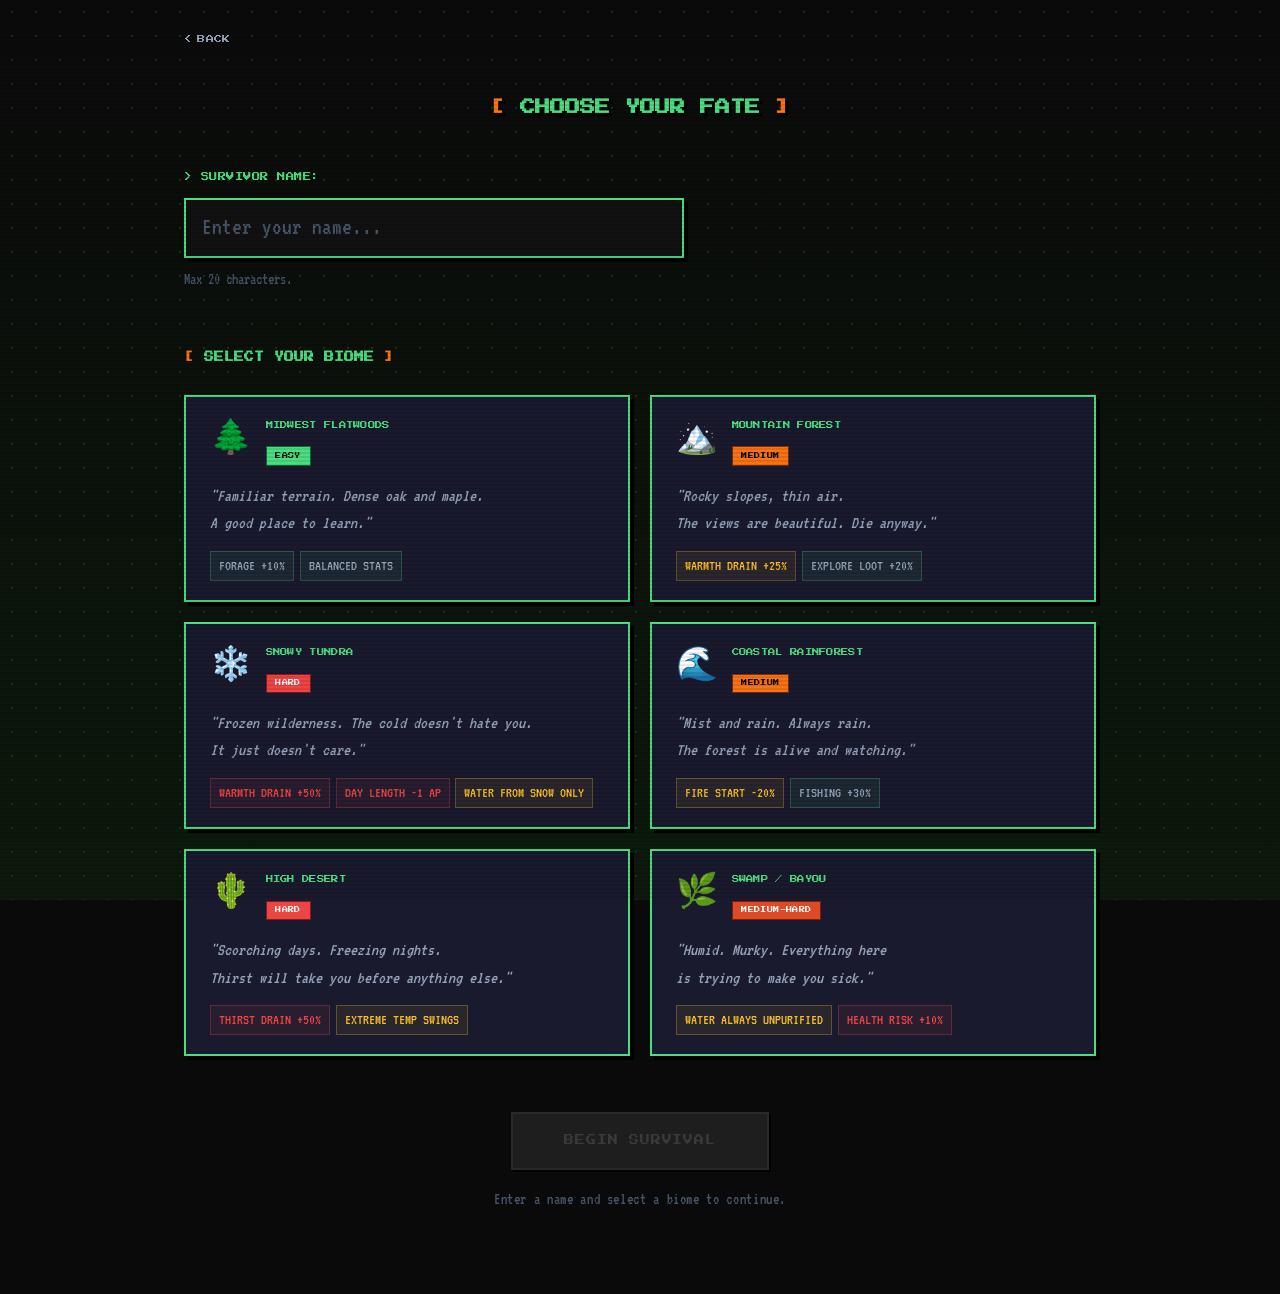
<file: setup.html>
<!DOCTYPE html>
<html lang="en">
<head>
  <meta charset="UTF-8" />
  <meta name="viewport" content="width=device-width, initial-scale=1.0" />
  <meta name="description" content="Gone Campin' — name your survivor and choose a biome before entering the wilderness." />
  <title>Gone Campin' — Choose Your Fate</title>
  <link rel="stylesheet" href="styles.css" />
  <style>
    /* ── Setup Page Layout ──────────────────────────────────── */
    .setup-nav {
      padding: 1.5rem 1.5rem 0;
      max-width: 960px;
      margin: 0 auto;
    }

    .setup-page {
      max-width: 960px;
      margin: 0 auto;
      padding: 2.5rem 1.5rem 5rem;
    }

    .setup-title {
      font-family: var(--font-pixel);
      font-size: clamp(0.65rem, 2vw, 0.95rem);
      color: var(--pixel-green);
      text-align: center;
      text-shadow: 3px 3px 0 #000;
      line-height: 1.8;
      margin-bottom: 3rem;
    }

    .setup-title::before { content: '[ '; color: var(--pixel-orange); }
    .setup-title::after  { content: ' ]'; color: var(--pixel-orange); }

    /* ── Name Input ─────────────────────────────────────────── */
    .name-section {
      margin-bottom: 3.5rem;
    }

    .setup-label {
      display: block;
      font-family: var(--font-pixel);
      font-size: 0.52rem;
      color: var(--pixel-green);
      letter-spacing: 0.06em;
      line-height: 2;
      margin-bottom: 0.75rem;
    }

    .setup-input {
      display: block;
      width: 100%;
      max-width: 500px;
      background: #111;
      border: 2px solid var(--pixel-green);
      border-radius: 0;
      color: var(--text-primary);
      font-family: var(--font-terminal);
      font-size: 1.5rem;
      padding: 0.7rem 1rem;
      box-shadow: 4px 4px 0 #000;
      outline: none;
      transition: border-color 0.1s, box-shadow 0.1s;
      line-height: 1.4;
    }

    .setup-input::placeholder {
      color: var(--text-dim);
    }

    .setup-input:focus {
      border-color: var(--pixel-orange);
      box-shadow: 4px 4px 0 var(--pixel-orange);
    }

    .name-hint {
      font-family: var(--font-terminal);
      font-size: 1rem;
      color: var(--text-dim);
      margin-top: 0.5rem;
    }

    /* ── Biome Section ──────────────────────────────────────── */
    .biome-section {
      margin-bottom: 3.5rem;
    }

    .biome-subtitle {
      font-family: var(--font-pixel);
      font-size: 0.62rem;
      color: var(--pixel-green);
      line-height: 1.8;
      margin-bottom: 1.75rem;
    }

    .biome-subtitle::before { content: '[ '; color: var(--pixel-orange); }
    .biome-subtitle::after  { content: ' ]'; color: var(--pixel-orange); }

    /* ── Biome Grid ─────────────────────────────────────────── */
    .biome-grid {
      display: grid;
      grid-template-columns: repeat(2, 1fr);
      gap: 1.25rem;
    }

    /* ── Biome Card ─────────────────────────────────────────── */
    .biome-card {
      background: var(--bg-card);
      border: 2px solid var(--border-green);
      border-radius: 0;
      padding: 1.4rem 1.5rem 1.2rem;
      box-shadow: 4px 4px 0 #000;
      cursor: pointer;
      position: relative;
      user-select: none;
      transition: border-color 0.1s, box-shadow 0.1s;
      outline: none;
    }

    .biome-card:hover {
      border-color: var(--pixel-orange);
      box-shadow: 6px 6px 0 var(--pixel-orange);
    }

    .biome-card:focus-visible {
      border-color: var(--pixel-orange);
      box-shadow: 6px 6px 0 var(--pixel-orange);
    }

    .biome-card.selected {
      border-color: var(--pixel-orange);
      box-shadow: 4px 4px 0 var(--pixel-orange);
    }

    /* Selected badge — hidden until .selected */
    .biome-card__selected-badge {
      display: none;
      position: absolute;
      top: 0.55rem;
      right: 0.6rem;
      font-family: var(--font-pixel);
      font-size: 0.38rem;
      color: var(--pixel-orange);
      letter-spacing: 0.05em;
      line-height: 2;
    }

    .biome-card.selected .biome-card__selected-badge {
      display: block;
    }

    /* Card header row */
    .biome-card__header {
      display: flex;
      align-items: flex-start;
      gap: 0.85rem;
      margin-bottom: 0.85rem;
    }

    .biome-card__icon {
      font-size: 2.1rem;
      line-height: 1;
      flex-shrink: 0;
      margin-top: 0.15rem;
    }

    .biome-card__meta {
      flex: 1;
      min-width: 0;
    }

    .biome-card__name {
      font-family: var(--font-pixel);
      font-size: 0.46rem;
      color: var(--pixel-green);
      line-height: 1.9;
      letter-spacing: 0.04em;
      margin-bottom: 0.4rem;
    }

    /* Difficulty badges */
    .diff-badge {
      display: inline-block;
      font-family: var(--font-pixel);
      font-size: 0.38rem;
      padding: 0.2rem 0.55rem;
      border-radius: 0;
      line-height: 1.8;
      letter-spacing: 0.06em;
      border: 1px solid transparent;
    }

    .diff--easy        { background: var(--pixel-green);  color: #000; border-color: #166534; }
    .diff--medium      { background: var(--pixel-orange); color: #000; border-color: #7c2d12; }
    .diff--hard        { background: var(--pixel-red);    color: #fff; border-color: #7f1d1d; }
    .diff--medium-hard { background: #dc4a26;             color: #fff; border-color: #7c1d0e; }

    /* Flavor text */
    .biome-card__flavor {
      font-family: var(--font-terminal);
      font-size: 1.1rem;
      color: var(--text-muted);
      line-height: 1.55;
      margin-bottom: 0.85rem;
      font-style: italic;
    }

    /* Modifier tags */
    .biome-card__mods {
      display: flex;
      flex-wrap: wrap;
      gap: 0.35rem;
    }

    .mod-tag {
      font-family: var(--font-terminal);
      font-size: 0.95rem;
      padding: 0.1rem 0.5rem;
      line-height: 1.6;
      color: var(--text-muted);
      background: rgba(74, 222, 128, 0.07);
      border: 1px solid rgba(74, 222, 128, 0.25);
      border-radius: 0;
      white-space: nowrap;
    }

    .mod-tag--warn {
      color: #fbbf24;
      background: rgba(251, 191, 36, 0.07);
      border-color: rgba(251, 191, 36, 0.28);
    }

    .mod-tag--danger {
      color: var(--pixel-red);
      background: rgba(239, 68, 68, 0.07);
      border-color: rgba(239, 68, 68, 0.28);
    }

    /* ── Begin Button Area ──────────────────────────────────── */
    .begin-section {
      text-align: center;
    }

    .begin-btn {
      font-size: 0.62rem;
      padding: 1.2rem 3.2rem;
      line-height: 1.6;
    }

    .begin-btn:disabled,
    .begin-btn[disabled] {
      background: #1e1e1e;
      color: #3a3a3a;
      border-color: #2a2a2a;
      box-shadow: 2px 2px 0 #000;
      cursor: not-allowed;
      pointer-events: none;
    }

    .begin-status {
      font-family: var(--font-terminal);
      font-size: 1rem;
      color: var(--text-dim);
      margin-top: 1rem;
      letter-spacing: 0.04em;
      min-height: 1.5em;
    }

    /* ── Responsive ─────────────────────────────────────────── */
    @media (max-width: 640px) {
      .biome-grid {
        grid-template-columns: 1fr;
      }

      .setup-title {
        font-size: 0.55rem;
        margin-bottom: 2rem;
      }

      .biome-card__name {
        font-size: 0.4rem;
      }

      .biome-card__flavor {
        font-size: 1rem;
      }

      .begin-btn {
        font-size: 0.52rem;
        padding: 1rem 2rem;
      }
    }

    @media (min-width: 641px) and (max-width: 860px) {
      .biome-grid {
        grid-template-columns: repeat(2, 1fr);
      }
    }
  </style>
</head>
<body>

  <!-- ── Top Nav ───────────────────────────────────────────── -->
  <nav class="setup-nav" aria-label="Page navigation">
    <a href="index.html" class="back-link">BACK</a>
  </nav>

  <!-- ── Main Setup Form ───────────────────────────────────── -->
  <main class="setup-page">

    <h1 class="setup-title">CHOOSE YOUR FATE</h1>

    <!-- ── Survivor Name ─────────────────────────────────────── -->
    <section class="name-section" aria-labelledby="name-label">
      <label class="setup-label" id="name-label" for="survivor-name">
        &gt; SURVIVOR NAME:
      </label>
      <input
        type="text"
        id="survivor-name"
        class="setup-input"
        placeholder="Enter your name..."
        maxlength="20"
        autocomplete="off"
        spellcheck="false"
        aria-describedby="name-hint"
      />
      <p class="name-hint" id="name-hint">Max 20 characters.</p>
    </section>

    <!-- ── Biome Selection ───────────────────────────────────── -->
    <section class="biome-section" aria-labelledby="biome-heading">
      <h2 class="biome-subtitle" id="biome-heading">SELECT YOUR BIOME</h2>

      <div class="biome-grid" role="radiogroup" aria-label="Biome selection">

        <!-- 1 · Midwest Flatwoods -->
        <div class="biome-card"
             role="radio"
             aria-checked="false"
             tabindex="0"
             data-biome="flatwoods">
          <span class="biome-card__selected-badge" aria-hidden="true">&gt; SELECTED</span>
          <div class="biome-card__header">
            <span class="biome-card__icon" aria-hidden="true">🌲</span>
            <div class="biome-card__meta">
              <p class="biome-card__name">MIDWEST FLATWOODS</p>
              <span class="diff-badge diff--easy">EASY</span>
            </div>
          </div>
          <p class="biome-card__flavor">
            "Familiar terrain. Dense oak and maple.<br />A good place to learn."
          </p>
          <div class="biome-card__mods" aria-label="Biome modifiers">
            <span class="mod-tag">FORAGE +10%</span>
            <span class="mod-tag">BALANCED STATS</span>
          </div>
        </div>

        <!-- 2 · Mountain Forest -->
        <div class="biome-card"
             role="radio"
             aria-checked="false"
             tabindex="0"
             data-biome="mountain">
          <span class="biome-card__selected-badge" aria-hidden="true">&gt; SELECTED</span>
          <div class="biome-card__header">
            <span class="biome-card__icon" aria-hidden="true">🏔️</span>
            <div class="biome-card__meta">
              <p class="biome-card__name">MOUNTAIN FOREST</p>
              <span class="diff-badge diff--medium">MEDIUM</span>
            </div>
          </div>
          <p class="biome-card__flavor">
            "Rocky slopes, thin air.<br />The views are beautiful. Die anyway."
          </p>
          <div class="biome-card__mods" aria-label="Biome modifiers">
            <span class="mod-tag mod-tag--warn">WARMTH DRAIN +25%</span>
            <span class="mod-tag">EXPLORE LOOT +20%</span>
          </div>
        </div>

        <!-- 3 · Snowy Tundra -->
        <div class="biome-card"
             role="radio"
             aria-checked="false"
             tabindex="0"
             data-biome="tundra">
          <span class="biome-card__selected-badge" aria-hidden="true">&gt; SELECTED</span>
          <div class="biome-card__header">
            <span class="biome-card__icon" aria-hidden="true">❄️</span>
            <div class="biome-card__meta">
              <p class="biome-card__name">SNOWY TUNDRA</p>
              <span class="diff-badge diff--hard">HARD</span>
            </div>
          </div>
          <p class="biome-card__flavor">
            "Frozen wilderness. The cold doesn't hate you.<br />It just doesn't care."
          </p>
          <div class="biome-card__mods" aria-label="Biome modifiers">
            <span class="mod-tag mod-tag--danger">WARMTH DRAIN +50%</span>
            <span class="mod-tag mod-tag--danger">DAY LENGTH -1 AP</span>
            <span class="mod-tag mod-tag--warn">WATER FROM SNOW ONLY</span>
          </div>
        </div>

        <!-- 4 · Coastal Rainforest -->
        <div class="biome-card"
             role="radio"
             aria-checked="false"
             tabindex="0"
             data-biome="rainforest">
          <span class="biome-card__selected-badge" aria-hidden="true">&gt; SELECTED</span>
          <div class="biome-card__header">
            <span class="biome-card__icon" aria-hidden="true">🌊</span>
            <div class="biome-card__meta">
              <p class="biome-card__name">COASTAL RAINFOREST</p>
              <span class="diff-badge diff--medium">MEDIUM</span>
            </div>
          </div>
          <p class="biome-card__flavor">
            "Mist and rain. Always rain.<br />The forest is alive and watching."
          </p>
          <div class="biome-card__mods" aria-label="Biome modifiers">
            <span class="mod-tag mod-tag--warn">FIRE START -20%</span>
            <span class="mod-tag">FISHING +30%</span>
          </div>
        </div>

        <!-- 5 · High Desert -->
        <div class="biome-card"
             role="radio"
             aria-checked="false"
             tabindex="0"
             data-biome="desert">
          <span class="biome-card__selected-badge" aria-hidden="true">&gt; SELECTED</span>
          <div class="biome-card__header">
            <span class="biome-card__icon" aria-hidden="true">🌵</span>
            <div class="biome-card__meta">
              <p class="biome-card__name">HIGH DESERT</p>
              <span class="diff-badge diff--hard">HARD</span>
            </div>
          </div>
          <p class="biome-card__flavor">
            "Scorching days. Freezing nights.<br />Thirst will take you before anything else."
          </p>
          <div class="biome-card__mods" aria-label="Biome modifiers">
            <span class="mod-tag mod-tag--danger">THIRST DRAIN +50%</span>
            <span class="mod-tag mod-tag--warn">EXTREME TEMP SWINGS</span>
          </div>
        </div>

        <!-- 6 · Swamp / Bayou -->
        <div class="biome-card"
             role="radio"
             aria-checked="false"
             tabindex="0"
             data-biome="swamp">
          <span class="biome-card__selected-badge" aria-hidden="true">&gt; SELECTED</span>
          <div class="biome-card__header">
            <span class="biome-card__icon" aria-hidden="true">🌿</span>
            <div class="biome-card__meta">
              <p class="biome-card__name">SWAMP / BAYOU</p>
              <span class="diff-badge diff--medium-hard">MEDIUM-HARD</span>
            </div>
          </div>
          <p class="biome-card__flavor">
            "Humid. Murky. Everything here<br />is trying to make you sick."
          </p>
          <div class="biome-card__mods" aria-label="Biome modifiers">
            <span class="mod-tag mod-tag--warn">WATER ALWAYS UNPURIFIED</span>
            <span class="mod-tag mod-tag--danger">HEALTH RISK +10%</span>
          </div>
        </div>

      </div><!-- /.biome-grid -->
    </section>

    <!-- ── Begin Button ──────────────────────────────────────── -->
    <div class="begin-section">
      <button
        id="begin-btn"
        class="btn-primary begin-btn"
        disabled
        aria-disabled="true"
      >
        BEGIN SURVIVAL
      </button>
      <p class="begin-status" id="begin-status" aria-live="polite">
        Enter a name and select a biome to continue.
      </p>
    </div>

  </main>

  <script>
    /* ── Biome modifier data ────────────────────────────────── */
    const BIOME_MODIFIERS = {
      flatwoods:  { foragingBonus: 0.10, warmthDrain: 1.0,  thirstDrain: 1.0,  fishingBonus: 0,    healthRisk: 0    },
      mountain:   { foragingBonus: 0,    warmthDrain: 1.25, thirstDrain: 1.0,  fishingBonus: 0,    healthRisk: 0    },
      tundra:     { foragingBonus: 0,    warmthDrain: 1.50, thirstDrain: 1.0,  fishingBonus: 0,    healthRisk: 0,   apPenalty: 1 },
      rainforest: { foragingBonus: 0,    warmthDrain: 1.0,  thirstDrain: 1.0,  fishingBonus: 0.30, healthRisk: 0,   firePenalty: 0.20 },
      desert:     { foragingBonus: 0,    warmthDrain: 1.0,  thirstDrain: 1.50, fishingBonus: 0,    healthRisk: 0    },
      swamp:      { foragingBonus: 0,    warmthDrain: 1.0,  thirstDrain: 1.0,  fishingBonus: 0,    healthRisk: 0.10 }
    };

    /* ── State ──────────────────────────────────────────────── */
    let selectedBiome = null;

    const nameInput  = document.getElementById('survivor-name');
    const beginBtn   = document.getElementById('begin-btn');
    const statusMsg  = document.getElementById('begin-status');
    const biomeCards = document.querySelectorAll('.biome-card');

    /* ── Helpers ────────────────────────────────────────────── */
    function getStatusText(hasName, hasBiome) {
      if (!hasName && !hasBiome) return 'Enter a name and select a biome to continue.';
      if (!hasName)  return 'Enter a survivor name to continue.';
      if (!hasBiome) return 'Select a biome to continue.';
      return '> Ready. Good luck out there.';
    }

    function updateBeginButton() {
      const hasName  = nameInput.value.trim().length > 0;
      const hasBiome = selectedBiome !== null;
      const ready    = hasName && hasBiome;

      beginBtn.disabled     = !ready;
      beginBtn.ariaDisabled = String(!ready);
      statusMsg.textContent = getStatusText(hasName, hasBiome);
    }

    function selectBiome(card) {
      biomeCards.forEach(c => {
        c.classList.remove('selected');
        c.setAttribute('aria-checked', 'false');
      });
      card.classList.add('selected');
      card.setAttribute('aria-checked', 'true');
      selectedBiome = card.dataset.biome;
      updateBeginButton();
    }

    /* ── Event Listeners ────────────────────────────────────── */
    nameInput.addEventListener('input', updateBeginButton);

    biomeCards.forEach(card => {
      card.addEventListener('click', () => selectBiome(card));

      card.addEventListener('keydown', e => {
        if (e.key === 'Enter' || e.key === ' ') {
          e.preventDefault();
          selectBiome(card);
        }
      });
    });

    beginBtn.addEventListener('click', () => {
      const name = nameInput.value.trim();
      if (!name || !selectedBiome) return;

      localStorage.setItem('survivorName', name);
      localStorage.setItem('biome', selectedBiome);
      localStorage.setItem('biomeModifiers', JSON.stringify(BIOME_MODIFIERS[selectedBiome]));

      window.location.href = 'game.html';
    });
  </script>

</body>
</html>
</file>
<file: styles.css>
@import url('https://fonts.googleapis.com/css2?family=Press+Start+2P&family=VT323&display=swap');

/* ── Reset & Base ─────────────────────────────────────────── */
*, *::before, *::after {
  box-sizing: border-box;
  margin: 0;
  padding: 0;
}

:root {
  --bg-deep:      #0a0a0a;
  --bg-mid:       #0d1a0d;
  --bg-card:      #1a1a2e;
  --bg-card-alt:  #16213e;

  --pixel-green:  #4ade80;
  --pixel-orange: #f97316;
  --pixel-red:    #ef4444;
  --pixel-blue:   #60a5fa;
  --pixel-yellow: #fbbf24;

  --text-primary: #e2e8f0;
  --text-muted:   #94a3b8;
  --text-dim:     #475569;

  --border-green:  #4ade80;
  --border-orange: #f97316;

  --font-pixel:    'Press Start 2P', monospace;
  --font-terminal: 'VT323', monospace;

  --shadow-pixel:        4px 4px 0px #000;
  --shadow-pixel-green:  4px 4px 0px #166534;
  --shadow-pixel-orange: 4px 4px 0px #7c2d12;
}

html {
  scroll-behavior: smooth;
  image-rendering: pixelated;
}

/* Scanline overlay */
body::after {
  content: '';
  position: fixed;
  inset: 0;
  background: repeating-linear-gradient(
    0deg,
    transparent,
    transparent 2px,
    rgba(0, 0, 0, 0.09) 2px,
    rgba(0, 0, 0, 0.09) 4px
  );
  pointer-events: none;
  z-index: 9999;
}

body {
  font-family: var(--font-terminal);
  font-size: 1.1rem;
  background-color: var(--bg-deep);
  color: var(--text-primary);
  min-height: 100vh;
  line-height: 1.7;
  /* dot-grid texture over a near-black → dark-green gradient */
  background-image:
    radial-gradient(circle, #1c2e1c 1px, transparent 1px),
    linear-gradient(180deg, #0a0a0a 0%, #0d1a0d 100%);
  background-size: 24px 24px, 100% 100%;
  background-attachment: fixed;
}

img {
  image-rendering: pixelated;
}

/* ── Typography ────────────────────────────────────────────── */
h1, h2, h3, h4 {
  font-family: var(--font-pixel);
  color: var(--pixel-green);
  line-height: 1.5;
}

p {
  font-family: var(--font-terminal);
  font-size: 1.2rem;
  color: var(--text-primary);
}

a {
  color: var(--pixel-green);
  text-decoration: none;
  transition: color 0.1s;
}

a:hover {
  color: var(--pixel-orange);
}

/* ── Layout Utilities ──────────────────────────────────────── */
.container {
  width: 100%;
  max-width: 860px;
  margin: 0 auto;
  padding: 0 1.5rem;
}

.container--wide {
  max-width: 1100px;
}

.section {
  padding: 3rem 0;
}

/* ── Card ──────────────────────────────────────────────────── */
.card {
  background: var(--bg-card);
  border: 2px solid var(--border-green);
  border-radius: 0;
  padding: 2rem 2.25rem;
  box-shadow: var(--shadow-pixel);
  transition: border-color 0.1s, box-shadow 0.1s;
}

.card:hover {
  border-color: var(--border-orange);
  box-shadow: 4px 4px 0 var(--pixel-orange);
}

.card__title {
  font-family: var(--font-pixel);
  font-size: 0.65rem;
  color: var(--pixel-orange);
  margin-bottom: 0.85rem;
  text-transform: uppercase;
  letter-spacing: 0.05em;
  line-height: 1.6;
}

/* ── Buttons ───────────────────────────────────────────────── */
.btn-primary,
.btn-danger {
  display: inline-block;
  font-family: var(--font-pixel);
  font-size: 0.65rem;
  letter-spacing: 0.08em;
  text-transform: uppercase;
  padding: 1rem 2rem;
  border-radius: 0;
  border: 2px solid #000;
  cursor: pointer;
  text-decoration: none;
  transition: background 0.1s, box-shadow 0.1s, transform 0.08s;
  user-select: none;
  line-height: 1.5;
}

.btn-primary {
  background: var(--pixel-green);
  color: #000;
  box-shadow: 4px 4px 0 #000;
}

.btn-primary:hover {
  background: var(--pixel-orange);
  color: #000;
  box-shadow: 4px 4px 0 #000;
}

.btn-primary:active {
  transform: translate(2px, 2px);
  box-shadow: 2px 2px 0 #000;
}

.btn-danger {
  background: #dc2626;
  color: #fff;
  box-shadow: 4px 4px 0 #000;
}

.btn-danger:hover {
  background: var(--pixel-red);
  color: #fff;
  box-shadow: 4px 4px 0 #000;
}

.btn-danger:active {
  transform: translate(2px, 2px);
  box-shadow: 2px 2px 0 #000;
}

/* ── Stat Bar ──────────────────────────────────────────────── */
.stat-bar-wrapper {
  display: flex;
  align-items: center;
  gap: 0.75rem;
  margin-bottom: 0.6rem;
}

.stat-bar-label {
  font-family: var(--font-pixel);
  font-size: 0.45rem;
  text-transform: uppercase;
  letter-spacing: 0.05em;
  color: var(--text-muted);
  min-width: 64px;
  line-height: 1.8;
}

.stat-bar {
  flex: 1;
  height: 14px;
  background: #111;
  border-radius: 0;
  border: 2px solid #333;
  overflow: hidden;
  position: relative;
  box-shadow: 2px 2px 0 #000;
}

.stat-bar__fill {
  height: 100%;
  border-radius: 0;
  transition: width 0.5s ease;
}

.stat-bar__fill--health  { background: var(--pixel-red); }
.stat-bar__fill--hunger  { background: var(--pixel-orange); }
.stat-bar__fill--thirst  { background: var(--pixel-blue); }
.stat-bar__fill--energy  { background: var(--pixel-green); }
.stat-bar__fill--warmth  { background: var(--pixel-yellow); }

.stat-bar-value {
  font-family: var(--font-pixel);
  font-size: 0.45rem;
  color: var(--text-muted);
  min-width: 36px;
  text-align: right;
  line-height: 1.8;
}

/* ── Divider ───────────────────────────────────────────────── */
.divider {
  border: none;
  border-top: 2px solid var(--border-green);
  margin: 2.5rem 0;
  box-shadow: 0 2px 0 #000;
}

/* ── Back Link ─────────────────────────────────────────────── */
.back-link {
  display: inline-flex;
  align-items: center;
  gap: 0.3rem;
  font-family: var(--font-pixel);
  font-size: 0.5rem;
  color: var(--text-muted);
  letter-spacing: 0.05em;
  line-height: 1.8;
  transition: color 0.1s;
}

.back-link:hover {
  color: var(--pixel-orange);
}

.back-link::before {
  content: '< ';
}

/* ── Hero / Landing ────────────────────────────────────────── */
.hero {
  min-height: 100vh;
  display: flex;
  flex-direction: column;
  align-items: center;
  justify-content: center;
  text-align: center;
  padding: 4rem 1.5rem 3rem;
  position: relative;
}

.hero__eyebrow {
  font-family: var(--font-pixel);
  font-size: 0.45rem;
  letter-spacing: 0.22em;
  text-transform: uppercase;
  color: var(--text-dim);
  margin-bottom: 1.6rem;
  line-height: 2;
}

/* ── Hero Campfire ──────────────────────────────────────────── */
.hero-campfire {
  position: relative;
  display: flex;
  align-items: center;
  justify-content: center;
  margin: 1.5rem auto 0.5rem;
  width: 96px;
  height: 112px;
}

.hero-campfire__glow {
  position: absolute;
  inset: 0;
  border-radius: 0;
  background: radial-gradient(
    ellipse at 50% 85%,
    rgba(249, 115, 22, 0.35) 0%,
    rgba(251, 191, 36, 0.15) 40%,
    transparent 70%
  );
  animation: hero-glow-pulse 1.2s ease-in-out infinite alternate;
  pointer-events: none;
  z-index: -1;
}

@keyframes hero-glow-pulse {
  from { opacity: 0.6; transform: scaleX(1); }
  to   { opacity: 1;   transform: scaleX(1.15); }
}

/* ── Hero Title ────────────────────────────────────────────── */
.hero__title {
  font-family: var(--font-pixel);
  font-size: clamp(1.4rem, 4vw, 2.8rem);
  line-height: 1.3;
  color: var(--pixel-green);
  text-shadow: 4px 4px 0 #000, 0 0 20px rgba(74, 222, 128, 0.25);
  margin-bottom: 1.4rem;
}

.hero__title .flame {
  color: var(--pixel-orange);
  display: inline-block;
  text-shadow: 4px 4px 0 #000, 0 0 18px rgba(249, 115, 22, 0.75);
  animation: flicker 3.5s ease-in-out infinite;
}

@keyframes flicker {
  0%, 100% { opacity: 1;    text-shadow: 4px 4px 0 #000, 0 0 18px rgba(249,115,22,0.75); }
  30%       { opacity: 0.8;  text-shadow: 4px 4px 0 #000, 0 0  6px rgba(249,115,22,0.3);  }
  60%       { opacity: 0.95; text-shadow: 4px 4px 0 #000, 0 0 26px rgba(249,115,22,0.9);  }
}

.hero__tagline {
  font-family: var(--font-terminal);
  font-size: clamp(1.4rem, 3.5vw, 2.1rem);
  color: var(--pixel-orange);
  letter-spacing: 0.06em;
  margin-bottom: 0.5rem;
}

/* ── Blinking Cursor ───────────────────────────────────────── */
.blink-cursor {
  display: inline-block;
  color: var(--pixel-green);
  font-family: var(--font-terminal);
  font-size: inherit;
  animation: blink-caret 1s step-end infinite;
  margin-left: 2px;
}

@keyframes blink-caret {
  0%, 100% { opacity: 1; }
  50%       { opacity: 0; }
}

.hero__subtitle {
  font-family: var(--font-terminal);
  font-size: 1.1rem;
  color: var(--text-dim);
  letter-spacing: 0.14em;
  text-transform: uppercase;
  margin-bottom: 2.8rem;
}

.hero__cta {
  font-size: 0.65rem;
  padding: 1.2rem 2.8rem;
}

/* ── Content Sections (index) ──────────────────────────────── */
.content-section {
  padding: 4rem 1.5rem;
}

.content-section + .content-section {
  padding-top: 0;
}

.section-heading {
  font-family: var(--font-pixel);
  font-size: 0.7rem;
  color: var(--pixel-green);
  text-transform: uppercase;
  letter-spacing: 0.05em;
  margin-bottom: 1.8rem;
  line-height: 1.8;
}

/* Bracket decoration — purely visual, content unchanged */
.section-heading::before {
  content: '[ ';
  color: var(--pixel-orange);
}

.section-heading::after {
  content: ' ]';
  color: var(--pixel-orange);
}

.about-text {
  font-family: var(--font-terminal);
  font-size: 1.25rem;
  line-height: 1.85;
  color: var(--text-primary);
  max-width: 680px;
}

/* ── How to Play Grid ──────────────────────────────────────── */
.htp-grid {
  display: grid;
  grid-template-columns: repeat(auto-fit, minmax(240px, 1fr));
  gap: 1.25rem;
}

.htp-card {
  background: var(--bg-card);
  border: 2px solid var(--border-green);
  border-radius: 0;
  padding: 1.4rem 1.6rem;
  box-shadow: var(--shadow-pixel);
  transition: border-color 0.1s, box-shadow 0.1s;
}

.htp-card:hover {
  border-color: var(--border-orange);
  box-shadow: 4px 4px 0 var(--pixel-orange);
}

.htp-card__icon {
  font-size: 1.6rem;
  margin-bottom: 0.6rem;
  display: block;
}

.htp-card__title {
  font-family: var(--font-pixel);
  font-size: 0.52rem;
  text-transform: uppercase;
  letter-spacing: 0.05em;
  color: var(--pixel-orange);
  margin-bottom: 0.85rem;
  line-height: 1.8;
}

.htp-card__body {
  font-family: var(--font-terminal);
  font-size: 1.15rem;
  color: var(--text-muted);
  line-height: 1.65;
}

.htp-card__body strong {
  color: var(--pixel-green);
  font-weight: normal;
}

/* ── Stat List (index How to Play) ────────────────────────── */
.stat-list {
  list-style: none;
  display: flex;
  flex-direction: column;
  gap: 0.55rem;
}

.stat-list li {
  font-family: var(--font-terminal);
  font-size: 1.1rem;
  color: var(--text-muted);
  padding-left: 1.6em;
  position: relative;
  line-height: 1.5;
}

/* Terminal-style "> " prompt prefix */
.stat-list li::before {
  content: '> ';
  color: var(--pixel-green);
  position: absolute;
  left: 0;
  font-family: var(--font-terminal);
}

.stat-list li strong {
  color: var(--text-primary);
  font-weight: normal;
}

/* ── Footer ────────────────────────────────────────────────── */
.site-footer {
  text-align: center;
  padding: 2.5rem 1.5rem;
  border-top: 2px solid var(--border-green);
  margin-top: 2rem;
  box-shadow: 0 -2px 0 #000;
}

.site-footer__text {
  font-family: var(--font-pixel);
  font-size: 0.55rem;
  letter-spacing: 0.18em;
  text-transform: uppercase;
  color: var(--text-dim);
  line-height: 2;
}

/* ── Placeholder Pages ─────────────────────────────────────── */
.page-shell {
  min-height: 100vh;
  display: flex;
  flex-direction: column;
  align-items: center;
  justify-content: center;
  padding: 3rem 1.5rem;
  text-align: center;
  gap: 1.5rem;
}

.page-shell h1 {
  font-size: clamp(0.9rem, 3vw, 1.6rem);
  color: var(--pixel-green);
  text-shadow: 3px 3px 0 #000;
}

.page-shell p {
  font-family: var(--font-terminal);
  font-size: 1.3rem;
  color: var(--text-muted);
}

/* ── Responsive ────────────────────────────────────────────── */
@media (max-width: 640px) {
  .card {
    padding: 1.4rem 1.2rem;
  }

  .htp-grid {
    grid-template-columns: 1fr;
  }

  .hero__title {
    font-size: clamp(1.1rem, 9vw, 1.8rem);
  }

  .content-section {
    padding: 2.5rem 1rem;
  }

  .section-heading {
    font-size: 0.55rem;
  }


}

@media (min-width: 641px) and (max-width: 1024px) {
  .htp-grid {
    grid-template-columns: repeat(2, 1fr);
  }
}
</file>
